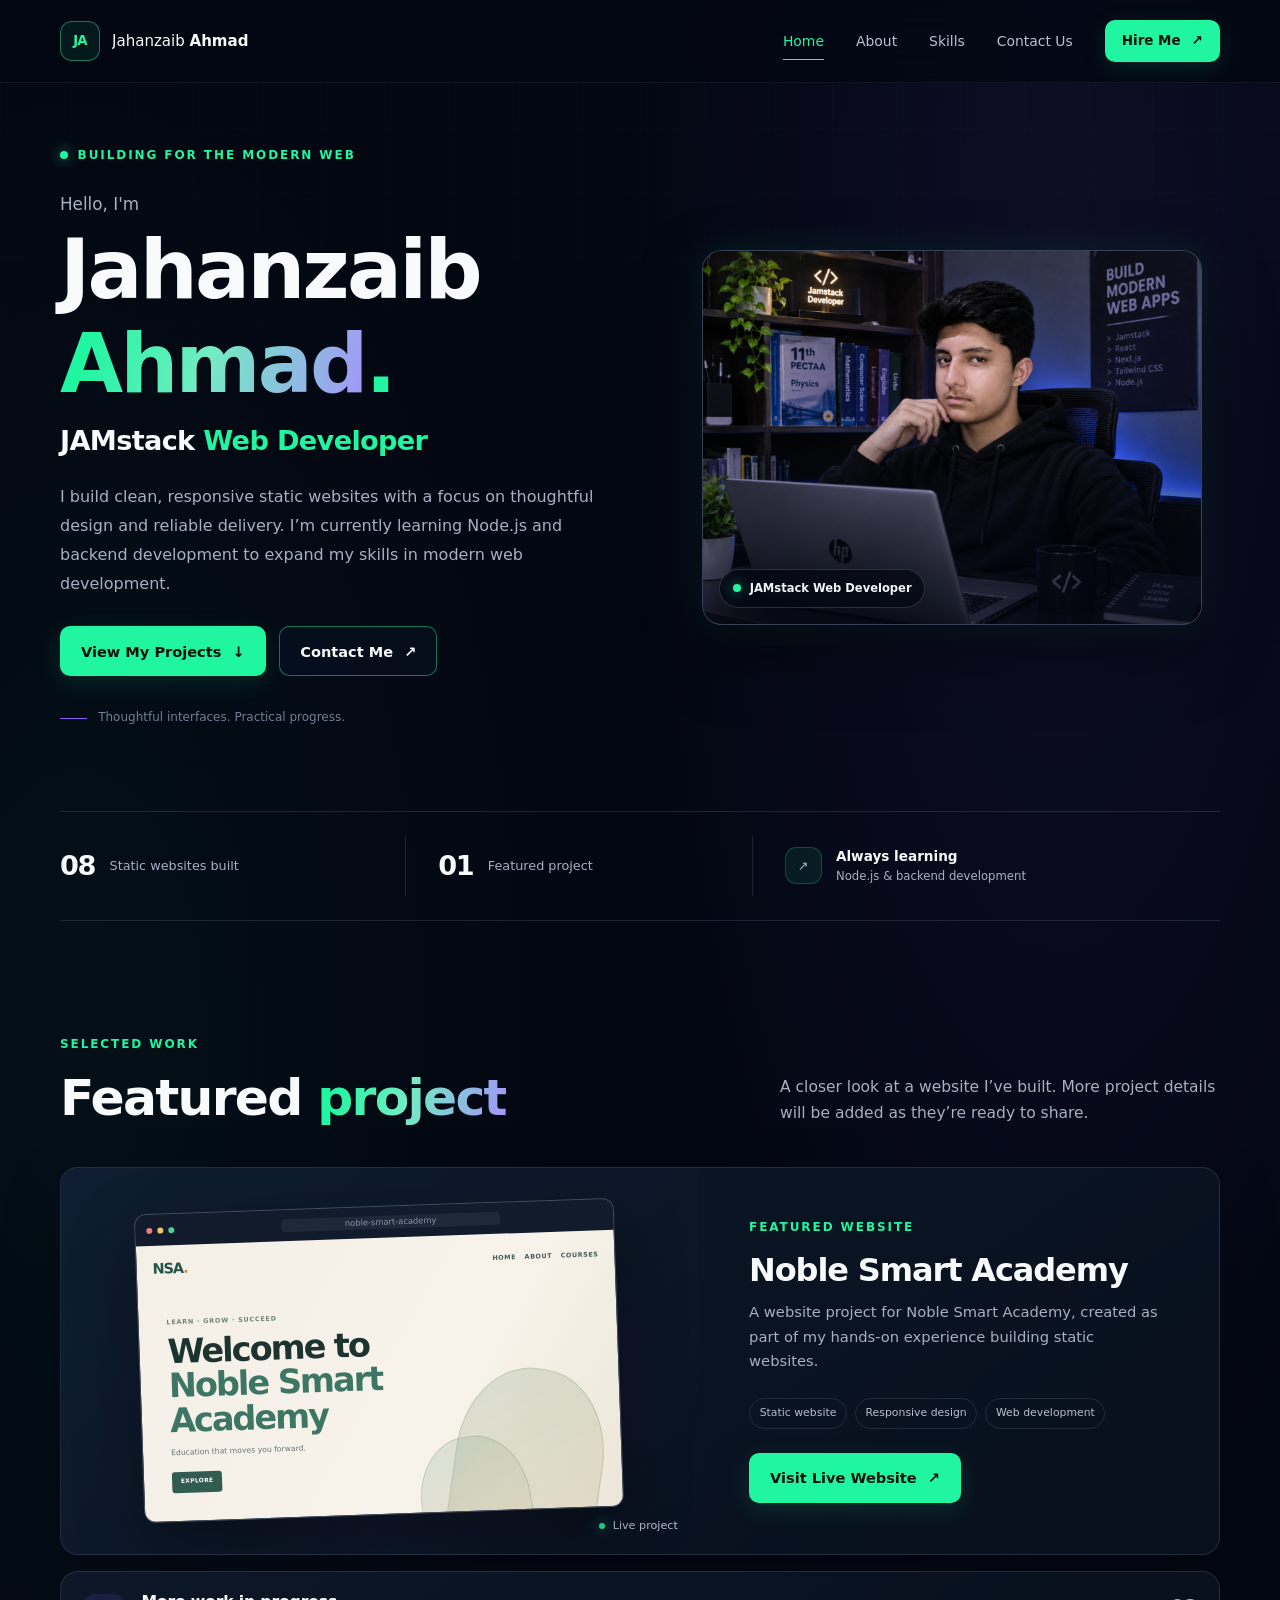
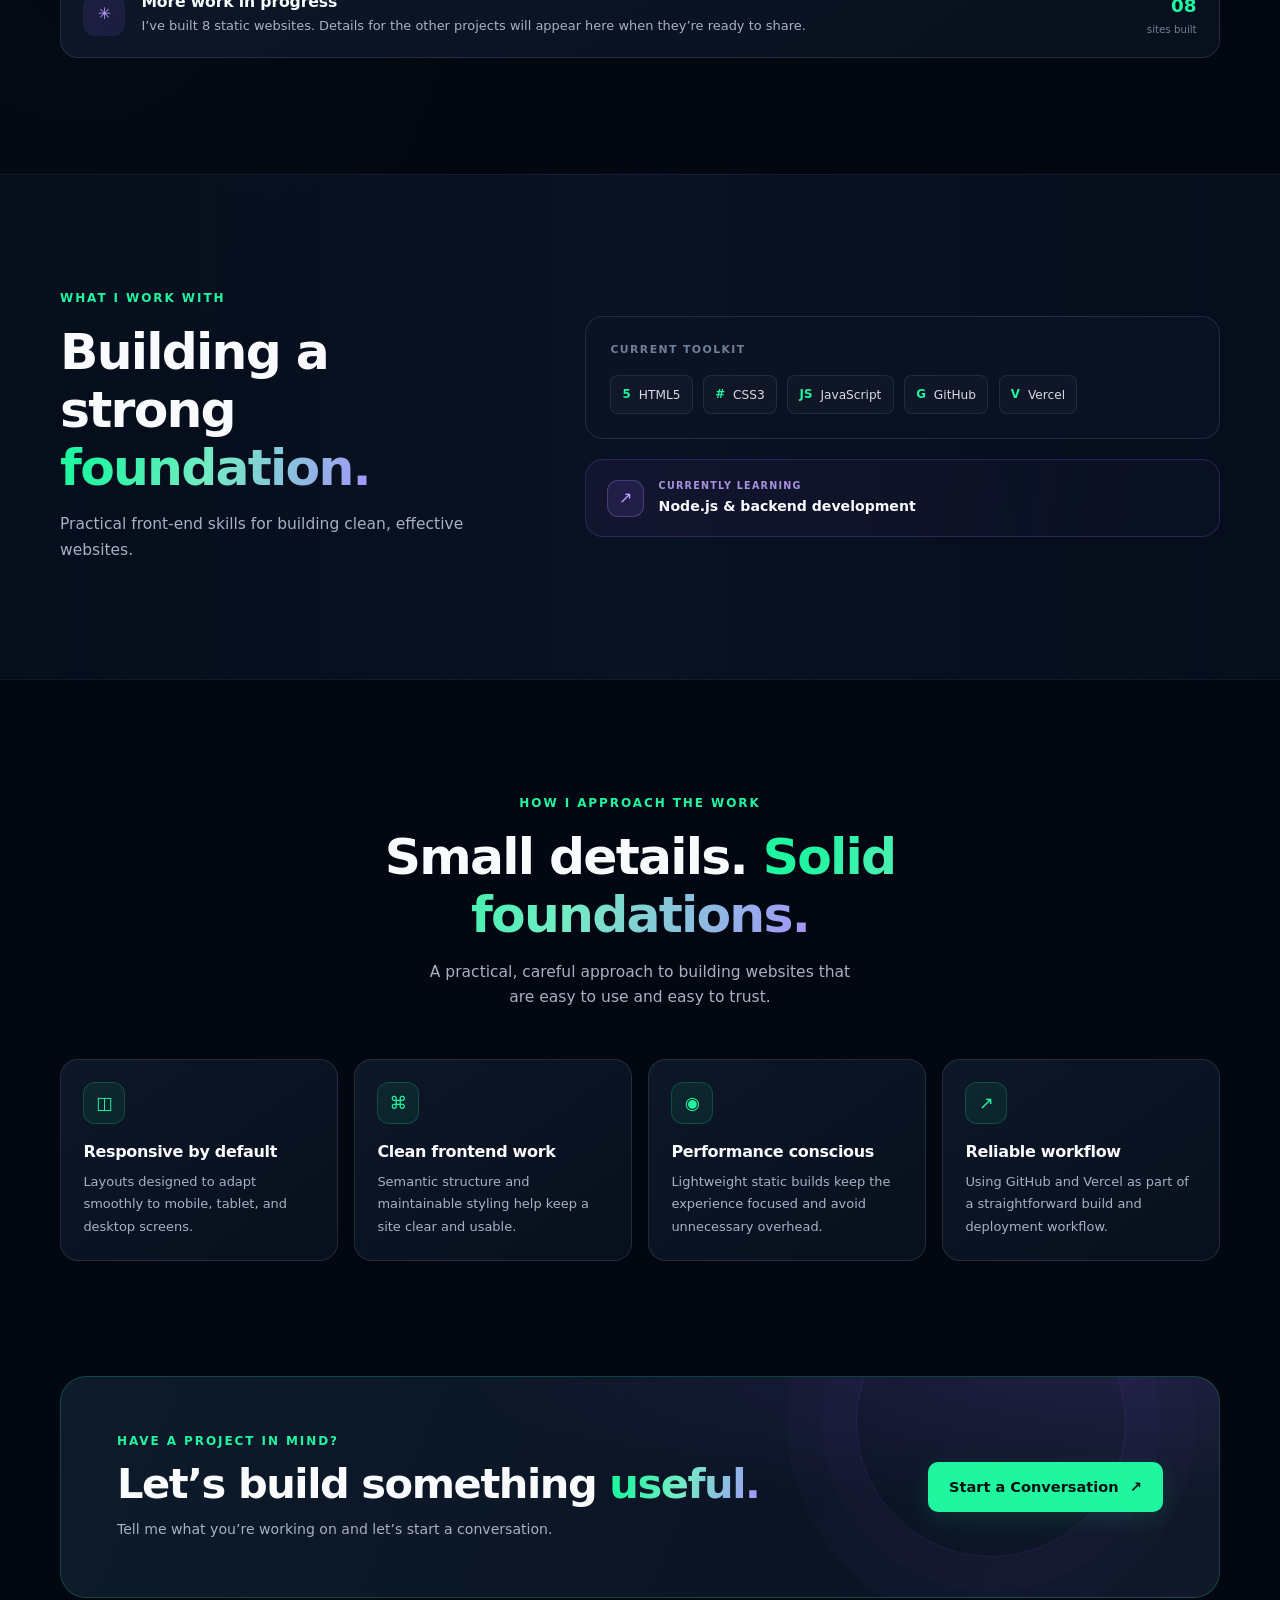
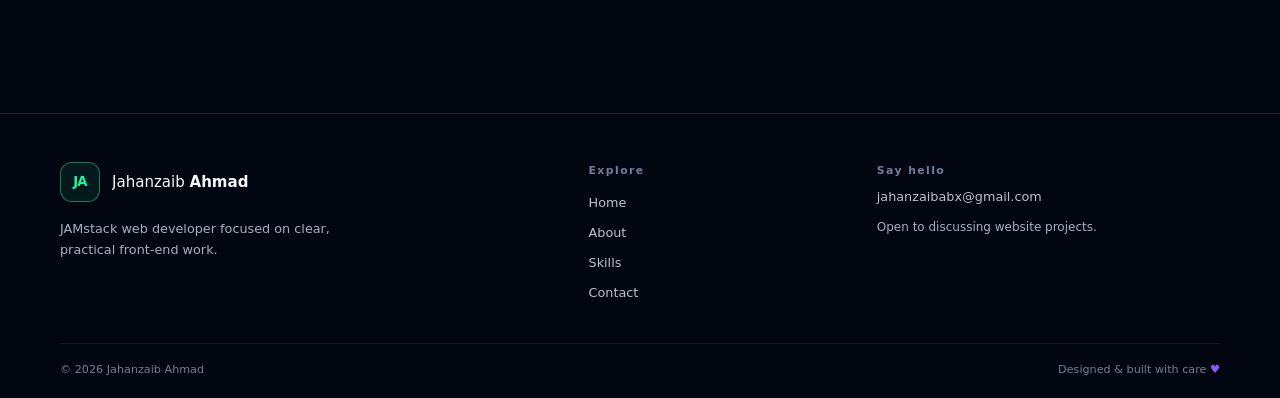
<file: index.html>
<!doctype html>
<html lang="en">
<head>
  <meta charset="utf-8">
  <meta name="viewport" content="width=device-width, initial-scale=1">
  <meta name="description" content="Jahanzaib Ahmad is a JAMstack web developer building responsive static websites and learning Node.js and backend development.">
  <meta name="theme-color" content="#030712"> <meta name="google-site-verification" content="xlSPmUV1JOk2fjiD3Kyhl_ovh9v1IImn-5_OEenf-YY" />
  <title>Jahanzaib Ahmad | JAMstack Web Developer</title>
  <link rel="stylesheet" href="./style.css">
  <script src="./script.js" defer></script>
</head>
<body data-page="home">
  <a class="skip-link" href="#main">Skip to content</a>
  <header class="site-header">
    <nav class="nav container" aria-label="Main navigation">
      <a class="brand" href="./index.html" aria-label="Jahanzaib Ahmad home">
        <span class="brand-mark" aria-hidden="true">JA</span>
        <span class="brand-name">Jahanzaib <strong>Ahmad</strong></span>
      </a>
      <button class="menu-toggle" type="button" aria-label="Open navigation menu" aria-expanded="false" aria-controls="primary-navigation">
        <span></span><span></span><span></span>
      </button>
      <div class="nav-links" id="primary-navigation">
        <a href="./index.html" aria-current="page">Home</a>
        <a href="./about.html">About</a>
        <a href="./skills.html">Skills</a>
        <a href="./contact.html">Contact Us</a>
        <a class="button button-small button-primary nav-cta" href="./contact.html">Hire Me <span aria-hidden="true">↗</span></a>
      </div>
    </nav>
  </header>

  <main id="main">
    <section class="hero container">
      <div class="hero-copy">
        <p class="eyebrow"><span class="status-dot"></span> Building for the modern web</p>
        <p class="hero-greeting">Hello, I'm</p>
        <h1>Jahanzaib <span class="text-gradient">Ahmad</span><span class="heading-period">.</span></h1>
        <p class="hero-role">JAMstack <span>Web Developer</span></p>
        <p class="hero-description">I build clean, responsive static websites with a focus on thoughtful design and reliable delivery. I’m currently learning Node.js and backend development to expand my skills in modern web development.</p>
        <div class="button-row">
          <a class="button button-primary" href="#projects">View My Projects <span aria-hidden="true">↓</span></a>
          <a class="button button-secondary" href="./contact.html">Contact Me <span aria-hidden="true">↗</span></a>
        </div>
        <div class="hero-note"><span class="note-line"></span><span>Thoughtful interfaces. Practical progress.</span></div>
      </div>
      <figure class="hero-art">
        <div class="art-orbit orbit-one"></div><div class="art-orbit orbit-two"></div>
        <div class="art-glow"></div>
        <div class="photo-frame">
          <img class="profile-photo" src="file_0000000012608211b84fbf3a09c91563.png" alt="Jahanzaib Ahmad working at his computer in a web development workspace" width="1024" height="768" fetchpriority="high">
          <figcaption class="photo-caption"><span class="status-dot"></span> JAMstack Web Developer</figcaption>
        </div>
      </figure>
    </section>

    <section class="stats container" aria-label="At a glance">
      <div class="stat"><strong>08</strong><span>Static websites built</span></div>
      <div class="stat"><strong>01</strong><span>Featured project</span></div>
      <div class="stat stat-learning"><span class="learning-mark" aria-hidden="true">↗</span><span><strong>Always learning</strong><small>Node.js &amp; backend development</small></span></div>
    </section>

    <section class="section container" id="projects">
      <div class="section-heading">
        <div><p class="eyebrow">Selected work</p><h2>Featured <span class="text-gradient">project</span></h2></div>
        <p class="section-intro">A closer look at a website I’ve built. More project details will be added as they’re ready to share.</p>
      </div>
      <article class="project-feature card">
        <div class="project-visual">
          <div class="project-browser">
            <div class="browser-top"><span></span><span></span><span></span><i>noble-smart-academy</i></div>
            <div class="academy-preview">
              <div class="academy-nav"><b>NSA<span>.</span></b><span>HOME&nbsp;&nbsp; ABOUT&nbsp;&nbsp; COURSES</span><b class="academy-menu">☰</b></div>
              <div class="academy-content"><span>LEARN · GROW · SUCCEED</span><b>Welcome to<br><em>Noble Smart Academy</em></b><i>Education that moves you forward.</i><span class="academy-button">EXPLORE</span></div>
              <div class="academy-shape shape-a"></div><div class="academy-shape shape-b"></div>
            </div>
          </div>
          <span class="visual-caption"><span class="status-dot"></span> Live project</span>
        </div>
        <div class="project-info">
          <p class="eyebrow">Featured website</p>
          <h3>Noble Smart Academy</h3>
          <p>A website project for Noble Smart Academy, created as part of my hands-on experience building static websites.</p>
          <div class="tag-list"><span>Static website</span><span>Responsive design</span><span>Web development</span></div>
          <a class="button button-primary" href="https://noble-smart-academy-by-asim.vercel.app/" target="_blank" rel="noopener noreferrer">Visit Live Website <span aria-hidden="true">↗</span></a>
        </div>
      </article>
      <div class="more-projects card">
        <div class="more-icon" aria-hidden="true">✳</div>
        <div><h3>More work in progress</h3><p>I’ve built 8 static websites. Details for the other projects will appear here when they’re ready to share.</p></div>
        <span class="more-count">08 <small>sites built</small></span>
      </div>
    </section>

    <section class="section section-tinted">
      <div class="container split-section">
        <div class="section-heading vertical-heading"><p class="eyebrow">What I work with</p><h2>Building a strong <span class="text-gradient">foundation.</span></h2><p class="section-intro">Practical front-end skills for building clean, effective websites.</p></div>
        <div class="skill-preview">
          <div class="skill-group"><span class="skill-group-label">CURRENT TOOLKIT</span><div class="skill-badges"><span class="skill-badge"><b>5</b> HTML5</span><span class="skill-badge"><b>#</b> CSS3</span><span class="skill-badge"><b>JS</b> JavaScript</span><span class="skill-badge"><b>G</b> GitHub</span><span class="skill-badge"><b>V</b> Vercel</span></div></div>
          <div class="learning-card"><span class="learning-mark" aria-hidden="true">↗</span><div><span class="skill-group-label">CURRENTLY LEARNING</span><strong>Node.js &amp; backend development</strong></div></div>
        </div>
      </div>
    </section>

    <section class="section container">
      <div class="center-heading"><p class="eyebrow">How I approach the work</p><h2>Small details. <span class="text-gradient">Solid foundations.</span></h2><p class="section-intro">A practical, careful approach to building websites that are easy to use and easy to trust.</p></div>
      <div class="feature-grid">
        <article class="feature-card card"><span class="feature-icon">◫</span><h3>Responsive by default</h3><p>Layouts designed to adapt smoothly to mobile, tablet, and desktop screens.</p></article>
        <article class="feature-card card"><span class="feature-icon">⌘</span><h3>Clean frontend work</h3><p>Semantic structure and maintainable styling help keep a site clear and usable.</p></article>
        <article class="feature-card card"><span class="feature-icon">◉</span><h3>Performance conscious</h3><p>Lightweight static builds keep the experience focused and avoid unnecessary overhead.</p></article>
        <article class="feature-card card"><span class="feature-icon">↗</span><h3>Reliable workflow</h3><p>Using GitHub and Vercel as part of a straightforward build and deployment workflow.</p></article>
      </div>
    </section>

    <section class="cta-band container">
      <div><p class="eyebrow">Have a project in mind?</p><h2>Let’s build something <span class="text-gradient">useful.</span></h2><p>Tell me what you’re working on and let’s start a conversation.</p></div>
      <a class="button button-primary" href="./contact.html">Start a Conversation <span aria-hidden="true">↗</span></a>
      <span class="cta-decoration" aria-hidden="true"></span>
    </section>
  </main>

  <footer class="site-footer">
    <div class="container footer-main">
      <div class="footer-brand"><a class="brand" href="./index.html"><span class="brand-mark" aria-hidden="true">JA</span><span class="brand-name">Jahanzaib <strong>Ahmad</strong></span></a><p>JAMstack web developer focused on clear, practical front-end work.</p></div>
      <div class="footer-nav"><span class="footer-label">Explore</span><a href="./index.html">Home</a><a href="./about.html">About</a><a href="./skills.html">Skills</a><a href="./contact.html">Contact</a></div>
      <div class="footer-contact"><span class="footer-label">Say hello</span><a href="mailto:jahanzaibabx@gmail.com">jahanzaibabx@gmail.com</a><p>Open to discussing website projects.</p></div>
    </div>
    <div class="container footer-bottom"><span>© <span data-year></span> Jahanzaib Ahmad</span><span>Designed &amp; built with care <span class="footer-heart" aria-hidden="true">♥</span></span></div>
  </footer>
</body>
</html>
</file>
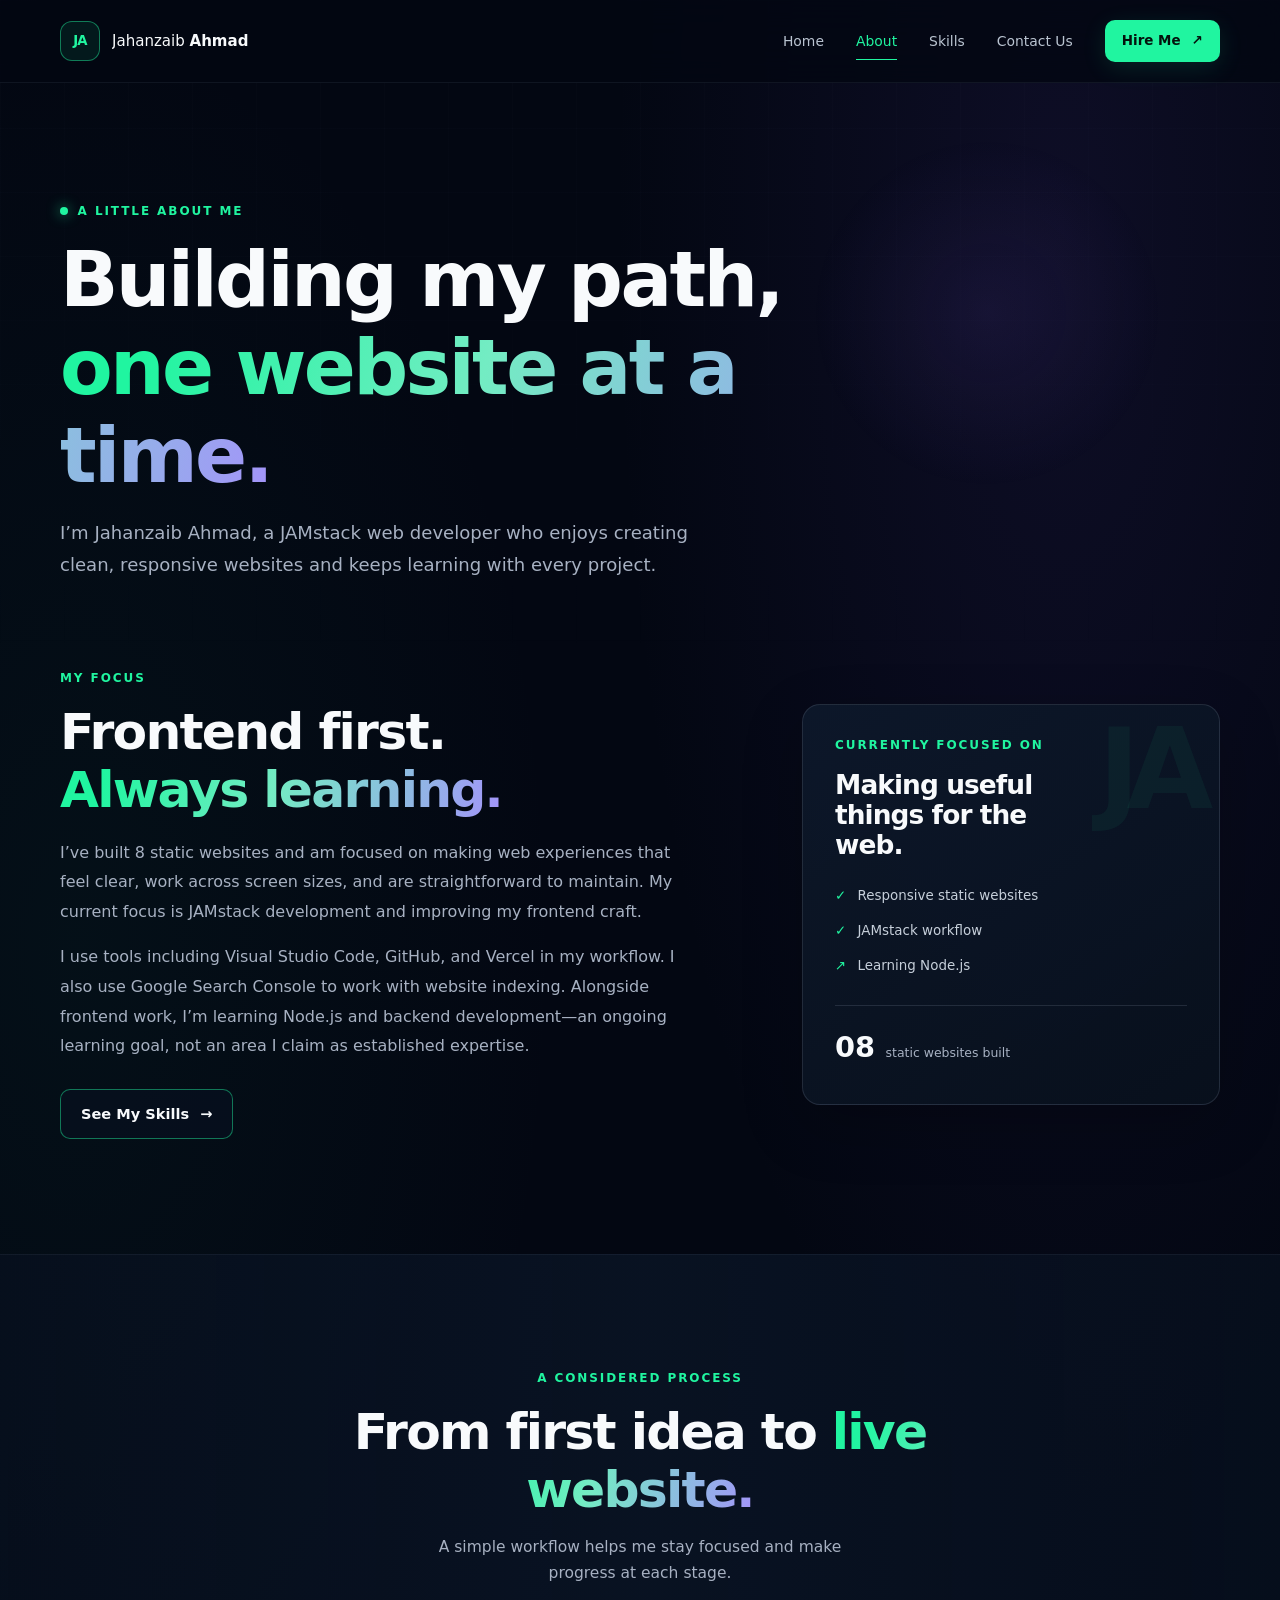
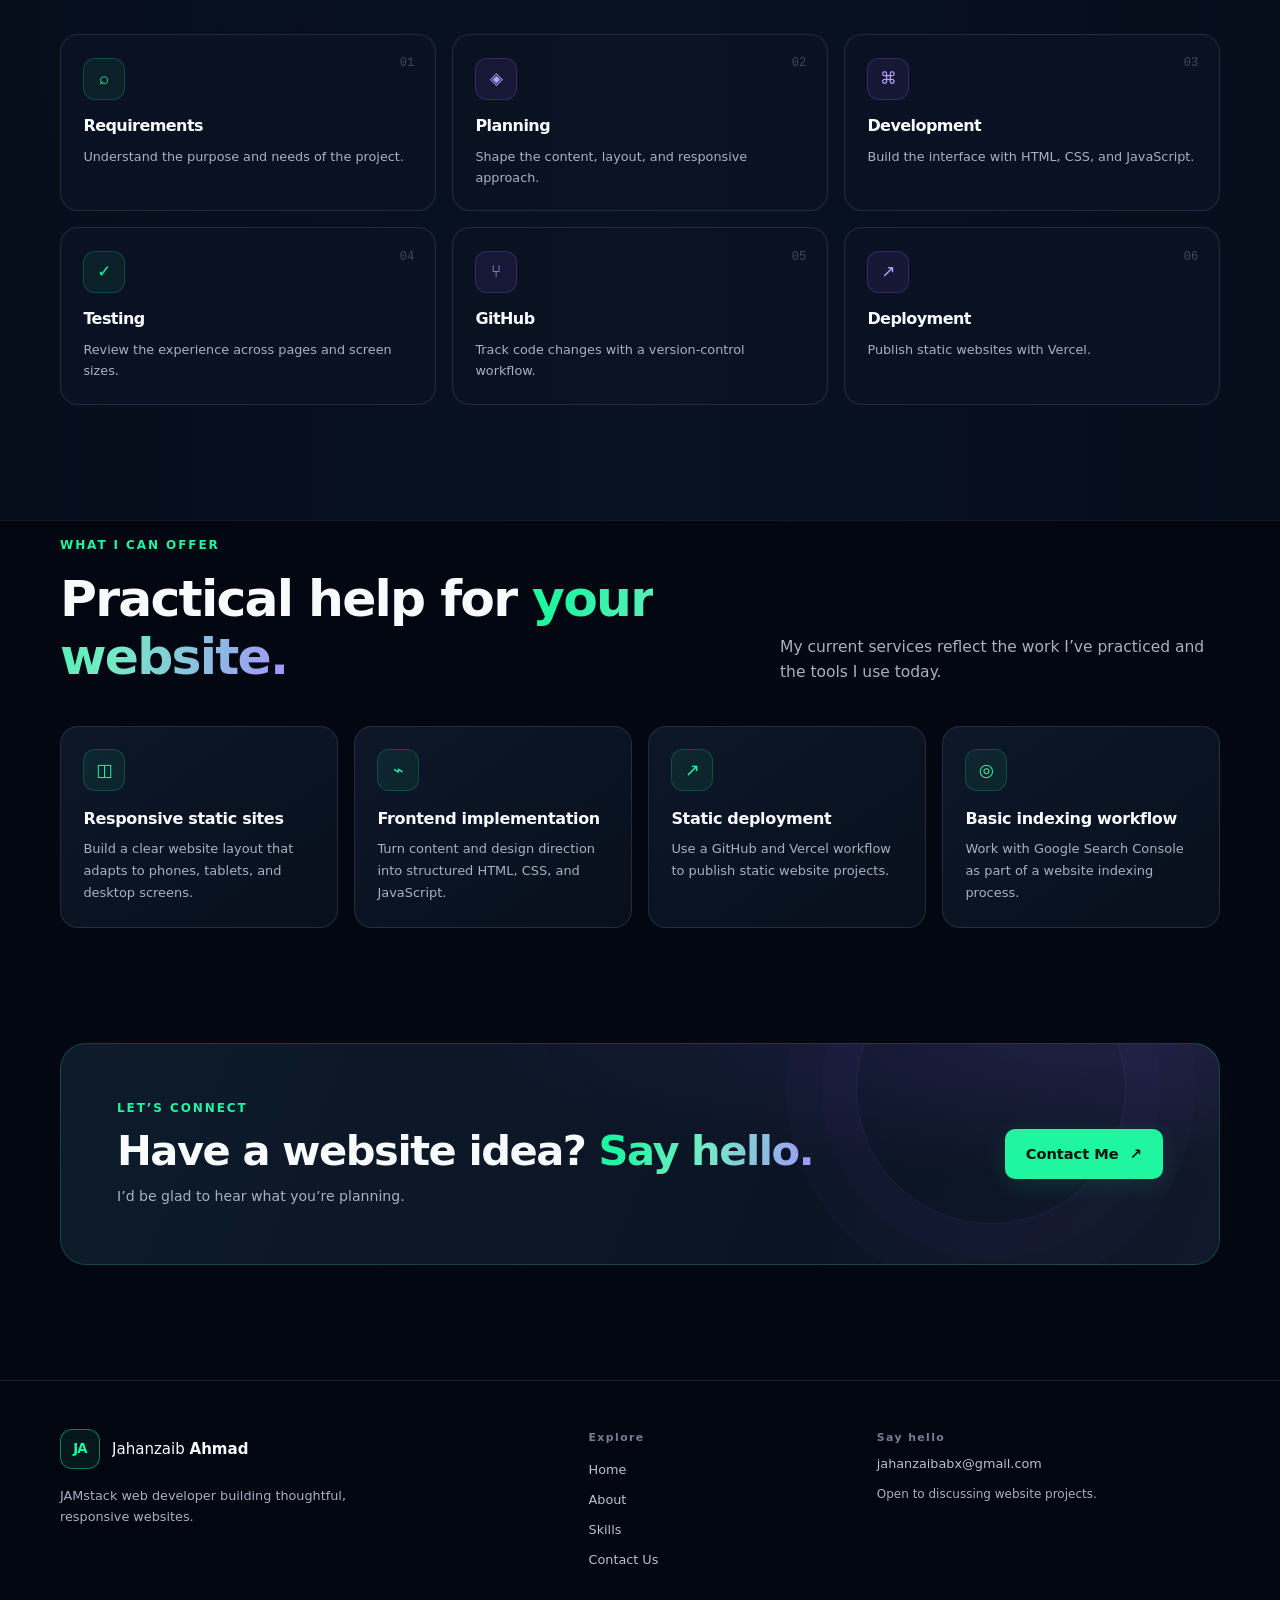
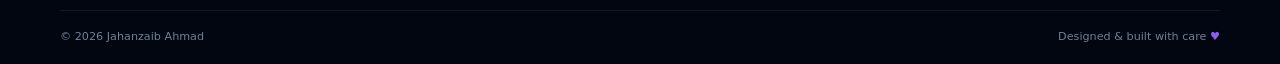
<file: about.html>
<!doctype html>
<html lang="en">
<head>
  <meta charset="utf-8">
  <meta name="viewport" content="width=device-width, initial-scale=1">
  <meta name="description" content="Meet Jahanzaib Ahmad, a JAMstack web developer focused on responsive static websites and learning backend development.">
  <meta name="theme-color" content="#030712">
  <title>About | Jahanzaib Ahmad</title>
  <link rel="stylesheet" href="./style.css">
  <script src="./script.js" defer></script>
</head>
<body data-page="about">
  <a class="skip-link" href="#main">Skip to content</a>
  <header class="site-header"><nav class="nav container" aria-label="Main navigation">
    <a class="brand" href="./index.html" aria-label="Jahanzaib Ahmad home"><span class="brand-mark" aria-hidden="true">JA</span><span class="brand-name">Jahanzaib <strong>Ahmad</strong></span></a>
    <button class="menu-toggle" type="button" aria-label="Open navigation menu" aria-expanded="false" aria-controls="primary-navigation"><span></span><span></span><span></span></button>
    <div class="nav-links" id="primary-navigation"><a href="./index.html">Home</a><a href="./about.html" aria-current="page">About</a><a href="./skills.html">Skills</a><a href="./contact.html">Contact Us</a><a class="button button-small button-primary nav-cta" href="./contact.html">Hire Me <span aria-hidden="true">↗</span></a></div>
  </nav></header>
  <main id="main">
    <section class="page-hero container"><p class="eyebrow"><span class="status-dot"></span> A little about me</p><h1>Building my path, <span class="text-gradient">one website at a time.</span></h1><p class="page-lead">I’m Jahanzaib Ahmad, a JAMstack web developer who enjoys creating clean, responsive websites and keeps learning with every project.</p></section>
    <section class="section container about-intro">
      <div class="about-copy"><p class="eyebrow">My focus</p><h2>Frontend first.<br><span class="text-gradient">Always learning.</span></h2><p>I’ve built 8 static websites and am focused on making web experiences that feel clear, work across screen sizes, and are straightforward to maintain. My current focus is JAMstack development and improving my frontend craft.</p><p>I use tools including Visual Studio Code, GitHub, and Vercel in my workflow. I also use Google Search Console to work with website indexing. Alongside frontend work, I’m learning Node.js and backend development—an ongoing learning goal, not an area I claim as established expertise.</p><a class="button button-secondary" href="./skills.html">See My Skills <span aria-hidden="true">→</span></a></div>
      <aside class="about-card card"><span class="about-card-mark" aria-hidden="true">JA</span><p class="eyebrow">Currently focused on</p><h3>Making useful things for the web.</h3><ul class="check-list"><li><span>✓</span> Responsive static websites</li><li><span>✓</span> JAMstack workflow</li><li><span>↗</span> Learning Node.js</li></ul><div class="about-count"><strong>08</strong><span>static websites built</span></div></aside>
    </section>
    <section class="section section-tinted">
      <div class="container"><div class="center-heading"><p class="eyebrow">A considered process</p><h2>From first idea to <span class="text-gradient">live website.</span></h2><p class="section-intro">A simple workflow helps me stay focused and make progress at each stage.</p></div>
        <ol class="workflow">
          <li class="workflow-step"><span class="workflow-number">01</span><span class="workflow-icon">⌕</span><h3>Requirements</h3><p>Understand the purpose and needs of the project.</p></li>
          <li class="workflow-step"><span class="workflow-number">02</span><span class="workflow-icon">◈</span><h3>Planning</h3><p>Shape the content, layout, and responsive approach.</p></li>
          <li class="workflow-step"><span class="workflow-number">03</span><span class="workflow-icon">⌘</span><h3>Development</h3><p>Build the interface with HTML, CSS, and JavaScript.</p></li>
          <li class="workflow-step"><span class="workflow-number">04</span><span class="workflow-icon">✓</span><h3>Testing</h3><p>Review the experience across pages and screen sizes.</p></li>
          <li class="workflow-step"><span class="workflow-number">05</span><span class="workflow-icon">⑂</span><h3>GitHub</h3><p>Track code changes with a version-control workflow.</p></li>
          <li class="workflow-step"><span class="workflow-number">06</span><span class="workflow-icon">↗</span><h3>Deployment</h3><p>Publish static websites with Vercel.</p></li>
        </ol>
      </div>
    </section>
    <section class="section container about-services">
      <div class="section-heading"><div><p class="eyebrow">What I can offer</p><h2>Practical help for <span class="text-gradient">your website.</span></h2></div><p class="section-intro">My current services reflect the work I’ve practiced and the tools I use today.</p></div>
      <div class="feature-grid">
        <article class="feature-card card"><span class="feature-icon">◫</span><h3>Responsive static sites</h3><p>Build a clear website layout that adapts to phones, tablets, and desktop screens.</p></article>
        <article class="feature-card card"><span class="feature-icon">⌁</span><h3>Frontend implementation</h3><p>Turn content and design direction into structured HTML, CSS, and JavaScript.</p></article>
        <article class="feature-card card"><span class="feature-icon">↗</span><h3>Static deployment</h3><p>Use a GitHub and Vercel workflow to publish static website projects.</p></article>
        <article class="feature-card card"><span class="feature-icon">◎</span><h3>Basic indexing workflow</h3><p>Work with Google Search Console as part of a website indexing process.</p></article>
      </div>
    </section>
    <section class="cta-band container"><div><p class="eyebrow">Let’s connect</p><h2>Have a website idea? <span class="text-gradient">Say hello.</span></h2><p>I’d be glad to hear what you’re planning.</p></div><a class="button button-primary" href="./contact.html">Contact Me <span aria-hidden="true">↗</span></a><span class="cta-decoration" aria-hidden="true"></span></section>
  </main>
  <footer class="site-footer"><div class="container footer-main"><div class="footer-brand"><a class="brand" href="./index.html"><span class="brand-mark" aria-hidden="true">JA</span><span class="brand-name">Jahanzaib <strong>Ahmad</strong></span></a><p>JAMstack web developer building thoughtful, responsive websites.</p></div><div class="footer-nav"><span class="footer-label">Explore</span><a href="./index.html">Home</a><a href="./about.html">About</a><a href="./skills.html">Skills</a><a href="./contact.html">Contact Us</a></div><div class="footer-contact"><span class="footer-label">Say hello</span><a href="mailto:jahanzaibabx@gmail.com">jahanzaibabx@gmail.com</a><p>Open to discussing website projects.</p></div></div><div class="container footer-bottom"><span>© <span data-year></span> Jahanzaib Ahmad</span><span>Designed &amp; built with care <span class="footer-heart" aria-hidden="true">♥</span></span></div></footer>
</body>
</html>
</file>
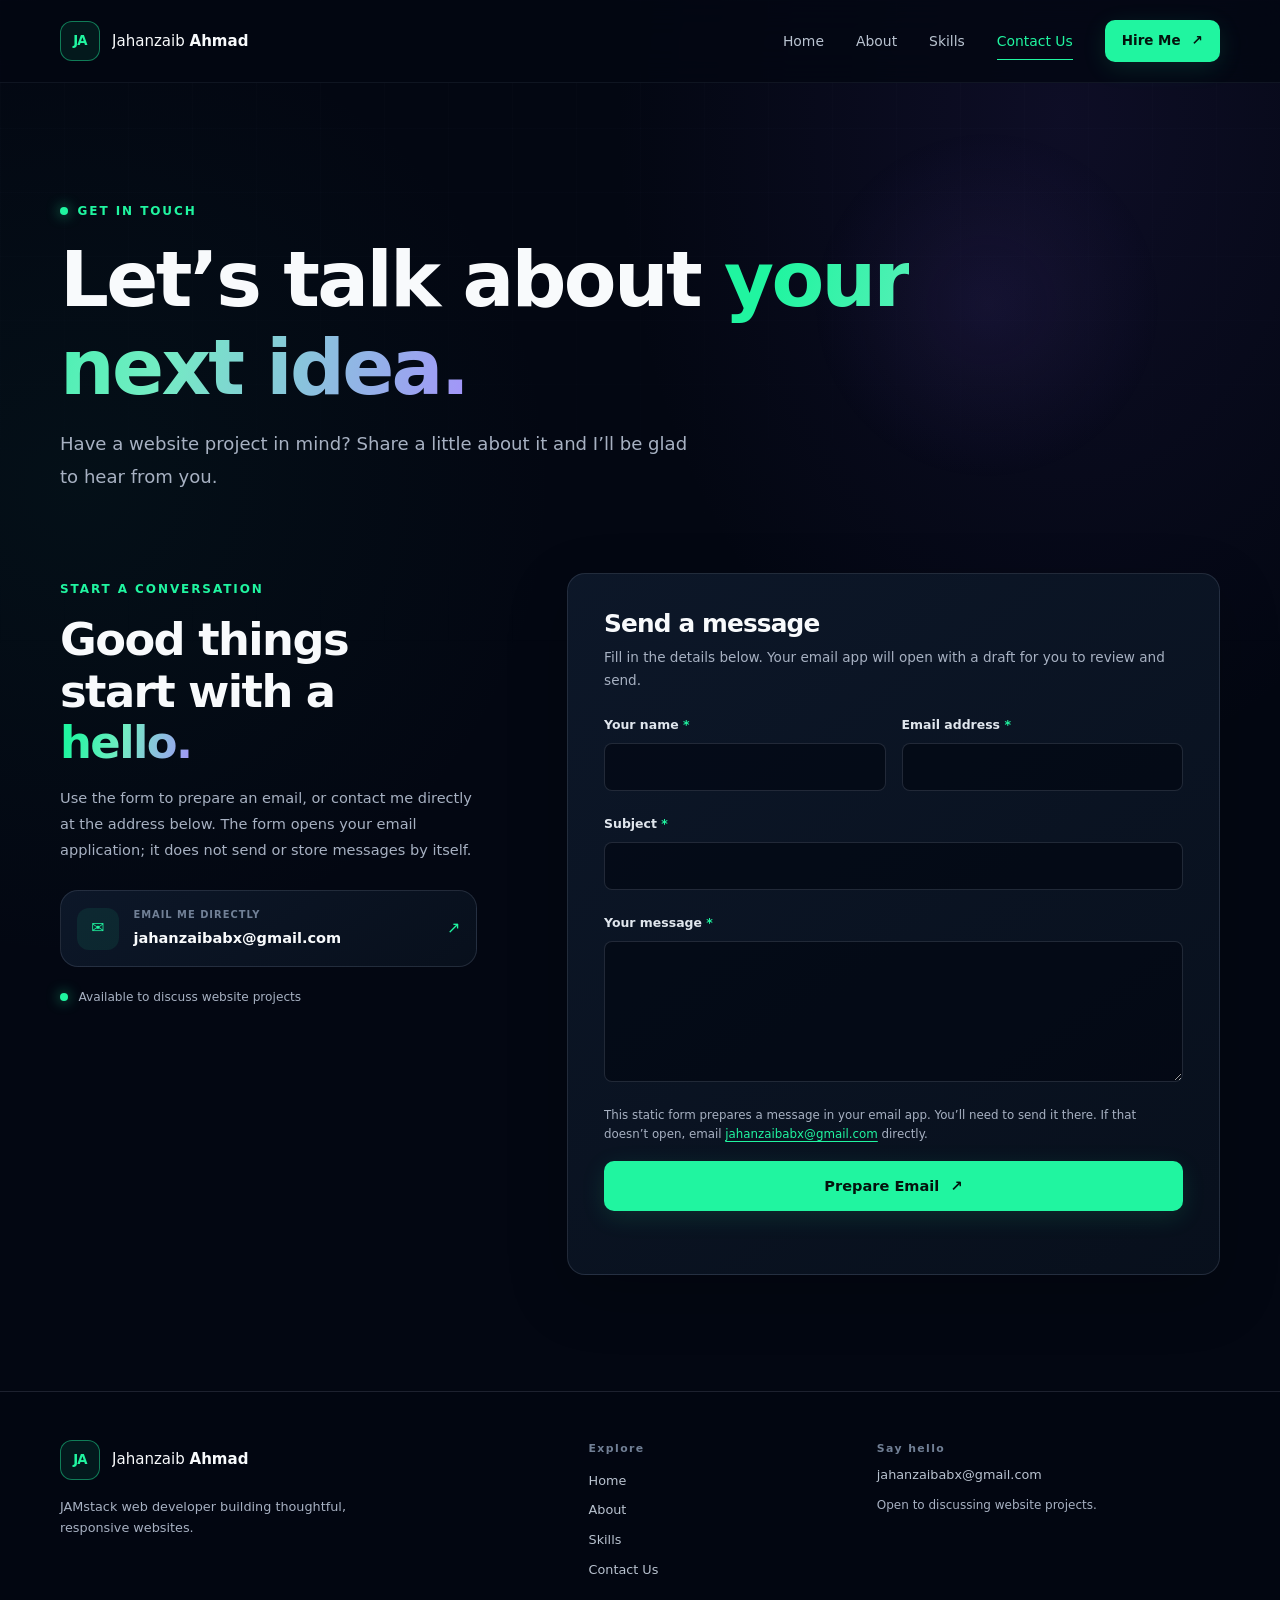
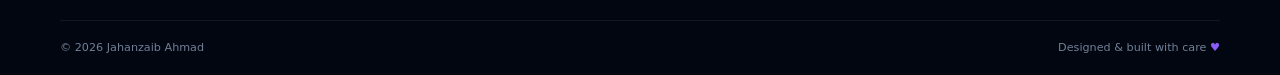
<file: contact.html>
<!doctype html>
<html lang="en">
<head>
  <meta charset="utf-8">
  <meta name="viewport" content="width=device-width, initial-scale=1">
  <meta name="description" content="Contact Jahanzaib Ahmad to discuss a responsive static website project.">
  <meta name="theme-color" content="#030712">
  <title>Contact | Jahanzaib Ahmad</title>
  <link rel="stylesheet" href="./style.css">
  <script src="./script.js" defer></script>
</head>
<body data-page="contact">
  <a class="skip-link" href="#main">Skip to content</a>
  <header class="site-header"><nav class="nav container" aria-label="Main navigation">
    <a class="brand" href="./index.html" aria-label="Jahanzaib Ahmad home"><span class="brand-mark" aria-hidden="true">JA</span><span class="brand-name">Jahanzaib <strong>Ahmad</strong></span></a>
    <button class="menu-toggle" type="button" aria-label="Open navigation menu" aria-expanded="false" aria-controls="primary-navigation"><span></span><span></span><span></span></button>
    <div class="nav-links" id="primary-navigation"><a href="./index.html">Home</a><a href="./about.html">About</a><a href="./skills.html">Skills</a><a href="./contact.html" aria-current="page">Contact Us</a><a class="button button-small button-primary nav-cta" href="./contact.html">Hire Me <span aria-hidden="true">↗</span></a></div>
  </nav></header>
  <main id="main">
    <section class="page-hero container"><p class="eyebrow"><span class="status-dot"></span> Get in touch</p><h1>Let’s talk about <span class="text-gradient">your next idea.</span></h1><p class="page-lead">Have a website project in mind? Share a little about it and I’ll be glad to hear from you.</p></section>
    <section class="section container contact-layout">
      <aside class="contact-aside">
        <p class="eyebrow">Start a conversation</p><h2>Good things start with a <span class="text-gradient">hello.</span></h2><p>Use the form to prepare an email, or contact me directly at the address below. The form opens your email application; it does not send or store messages by itself.</p>
        <a class="email-card card" href="mailto:jahanzaibabx@gmail.com"><span class="email-icon" aria-hidden="true">✉</span><span><small>EMAIL ME DIRECTLY</small><strong>jahanzaibabx@gmail.com</strong></span><span class="email-arrow" aria-hidden="true">↗</span></a>
        <div class="contact-note"><span class="status-dot"></span><span>Available to discuss website projects</span></div>
      </aside>
      <div class="contact-form-wrap card">
        <h2>Send a message</h2><p class="form-intro">Fill in the details below. Your email app will open with a draft for you to review and send.</p>
        <form id="contact-form" novalidate>
          <div class="form-row">
            <div class="form-field"><label for="name">Your name <span aria-hidden="true">*</span></label><input id="name" name="name" type="text" autocomplete="name" required minlength="2" aria-describedby="name-error"><small class="field-error" id="name-error"></small></div>
            <div class="form-field"><label for="email">Email address <span aria-hidden="true">*</span></label><input id="email" name="email" type="email" autocomplete="email" required aria-describedby="email-error"><small class="field-error" id="email-error"></small></div>
          </div>
          <div class="form-field"><label for="subject">Subject <span aria-hidden="true">*</span></label><input id="subject" name="subject" type="text" required minlength="3" aria-describedby="subject-error"><small class="field-error" id="subject-error"></small></div>
          <div class="form-field"><label for="message">Your message <span aria-hidden="true">*</span></label><textarea id="message" name="message" rows="5" required minlength="10" aria-describedby="message-error"></textarea><small class="field-error" id="message-error"></small></div>
          <p class="form-disclaimer">This static form prepares a message in your email app. You’ll need to send it there. If that doesn’t open, email <a href="mailto:jahanzaibabx@gmail.com">jahanzaibabx@gmail.com</a> directly.</p>
          <button class="button button-primary submit-button" type="submit">Prepare Email <span aria-hidden="true">↗</span></button>
          <p class="form-status" id="form-status" role="status" aria-live="polite"></p>
        </form>
      </div>
    </section>
  </main>
  <footer class="site-footer"><div class="container footer-main"><div class="footer-brand"><a class="brand" href="./index.html"><span class="brand-mark" aria-hidden="true">JA</span><span class="brand-name">Jahanzaib <strong>Ahmad</strong></span></a><p>JAMstack web developer building thoughtful, responsive websites.</p></div><div class="footer-nav"><span class="footer-label">Explore</span><a href="./index.html">Home</a><a href="./about.html">About</a><a href="./skills.html">Skills</a><a href="./contact.html">Contact Us</a></div><div class="footer-contact"><span class="footer-label">Say hello</span><a href="mailto:jahanzaibabx@gmail.com">jahanzaibabx@gmail.com</a><p>Open to discussing website projects.</p></div></div><div class="container footer-bottom"><span>© <span data-year></span> Jahanzaib Ahmad</span><span>Designed &amp; built with care <span class="footer-heart" aria-hidden="true">♥</span></span></div></footer>
</body>
</html>
</file>
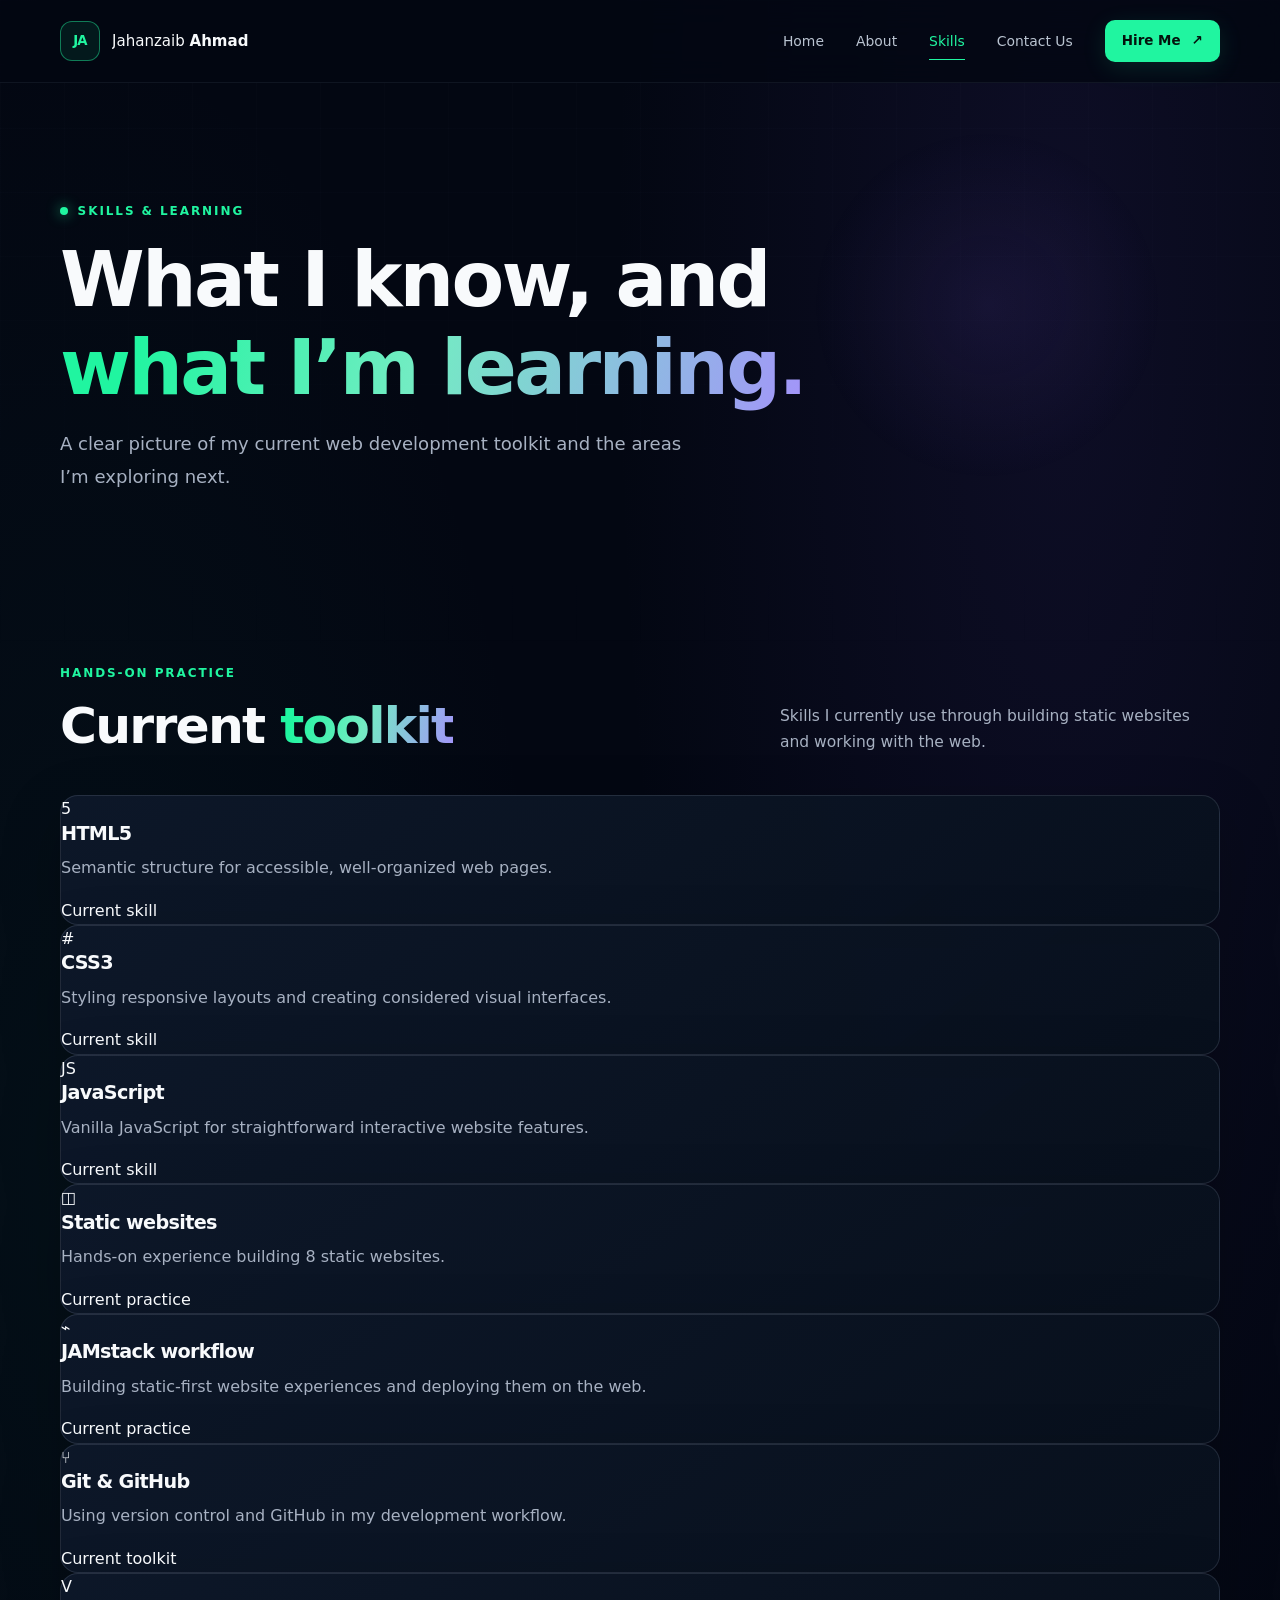
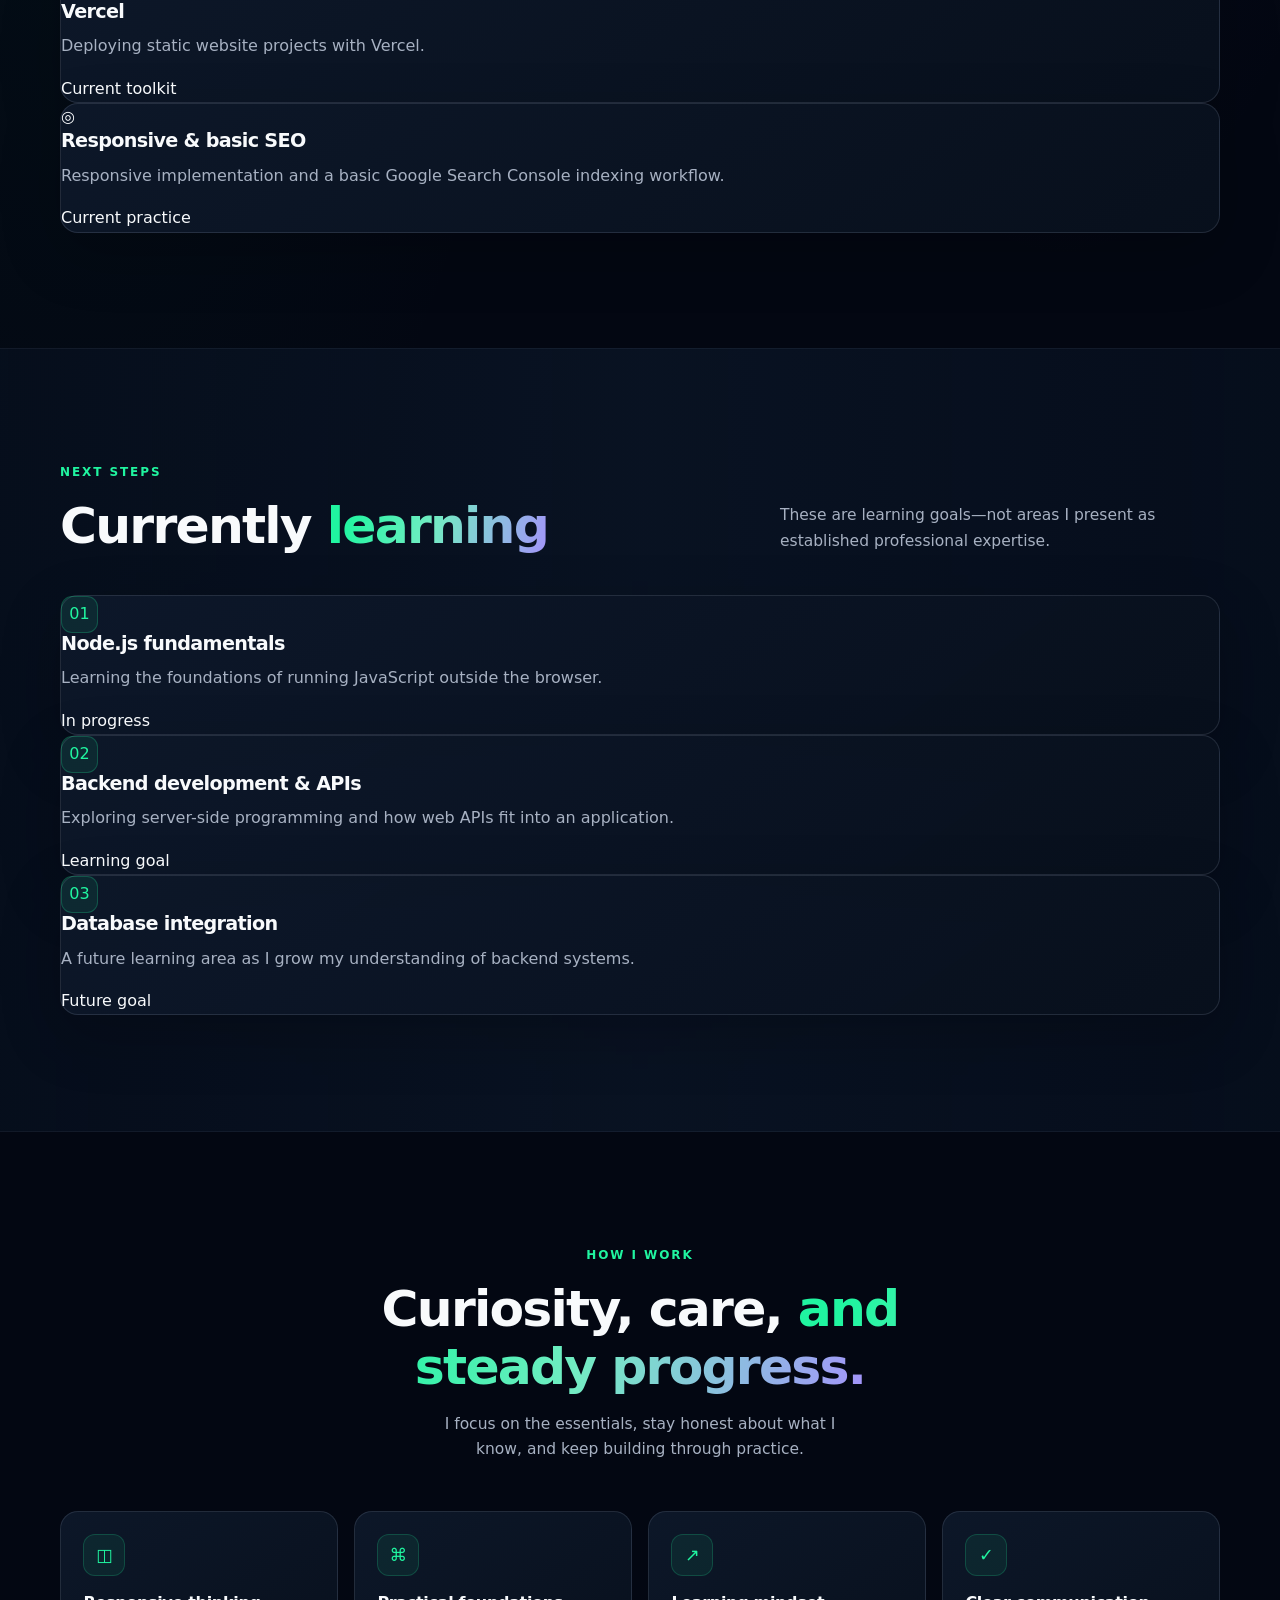
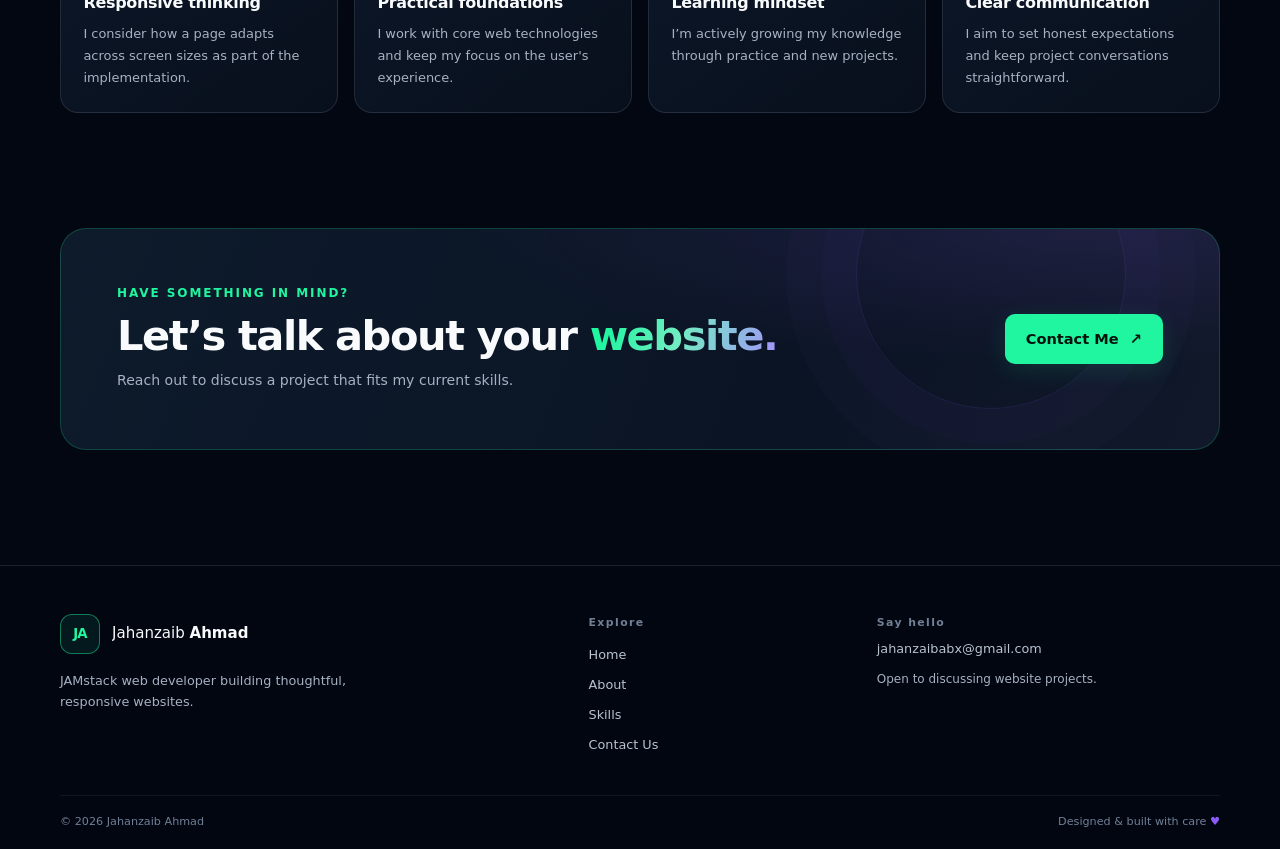
<file: skills.html>
<!doctype html>
<html lang="en">
<head>
  <meta charset="utf-8">
  <meta name="viewport" content="width=device-width, initial-scale=1">
  <meta name="description" content="Explore Jahanzaib Ahmad's current web development skills and learning goals in frontend, JAMstack, deployment, and backend development.">
  <meta name="theme-color" content="#030712">
  <title>Skills | Jahanzaib Ahmad</title>
  <link rel="stylesheet" href="./style.css">
  <script src="./script.js" defer></script>
</head>
<body data-page="skills">
  <a class="skip-link" href="#main">Skip to content</a>
  <header class="site-header"><nav class="nav container" aria-label="Main navigation">
    <a class="brand" href="./index.html" aria-label="Jahanzaib Ahmad home"><span class="brand-mark" aria-hidden="true">JA</span><span class="brand-name">Jahanzaib <strong>Ahmad</strong></span></a>
    <button class="menu-toggle" type="button" aria-label="Open navigation menu" aria-expanded="false" aria-controls="primary-navigation"><span></span><span></span><span></span></button>
    <div class="nav-links" id="primary-navigation"><a href="./index.html">Home</a><a href="./about.html">About</a><a href="./skills.html" aria-current="page">Skills</a><a href="./contact.html">Contact Us</a><a class="button button-small button-primary nav-cta" href="./contact.html">Hire Me <span aria-hidden="true">↗</span></a></div>
  </nav></header>
  <main id="main">
    <section class="page-hero container"><p class="eyebrow"><span class="status-dot"></span> Skills &amp; learning</p><h1>What I know, and <span class="text-gradient">what I’m learning.</span></h1><p class="page-lead">A clear picture of my current web development toolkit and the areas I’m exploring next.</p></section>
    <section class="section container skills-section">
      <div class="section-heading"><div><p class="eyebrow">Hands-on practice</p><h2>Current <span class="text-gradient">toolkit</span></h2></div><p class="section-intro">Skills I currently use through building static websites and working with the web.</p></div>
      <div class="skills-grid">
        <article class="skill-card card"><span class="skill-symbol">5</span><div><h3>HTML5</h3><p>Semantic structure for accessible, well-organized web pages.</p><span class="skill-state">Current skill</span></div></article>
        <article class="skill-card card"><span class="skill-symbol">#</span><div><h3>CSS3</h3><p>Styling responsive layouts and creating considered visual interfaces.</p><span class="skill-state">Current skill</span></div></article>
        <article class="skill-card card"><span class="skill-symbol">JS</span><div><h3>JavaScript</h3><p>Vanilla JavaScript for straightforward interactive website features.</p><span class="skill-state">Current skill</span></div></article>
        <article class="skill-card card"><span class="skill-symbol">◫</span><div><h3>Static websites</h3><p>Hands-on experience building 8 static websites.</p><span class="skill-state">Current practice</span></div></article>
        <article class="skill-card card"><span class="skill-symbol">⌁</span><div><h3>JAMstack workflow</h3><p>Building static-first website experiences and deploying them on the web.</p><span class="skill-state">Current practice</span></div></article>
        <article class="skill-card card"><span class="skill-symbol">⑂</span><div><h3>Git &amp; GitHub</h3><p>Using version control and GitHub in my development workflow.</p><span class="skill-state">Current toolkit</span></div></article>
        <article class="skill-card card"><span class="skill-symbol">V</span><div><h3>Vercel</h3><p>Deploying static website projects with Vercel.</p><span class="skill-state">Current toolkit</span></div></article>
        <article class="skill-card card"><span class="skill-symbol">◎</span><div><h3>Responsive &amp; basic SEO</h3><p>Responsive implementation and a basic Google Search Console indexing workflow.</p><span class="skill-state">Current practice</span></div></article>
      </div>
    </section>
    <section class="section section-tinted"><div class="container learning-section">
      <div class="section-heading"><div><p class="eyebrow">Next steps</p><h2>Currently <span class="text-gradient">learning</span></h2></div><p class="section-intro">These are learning goals—not areas I present as established professional expertise.</p></div>
      <div class="learning-grid">
        <article class="learning-topic card"><span class="learning-mark" aria-hidden="true">01</span><div><h3>Node.js fundamentals</h3><p>Learning the foundations of running JavaScript outside the browser.</p></div><span class="learning-status">In progress</span></article>
        <article class="learning-topic card"><span class="learning-mark" aria-hidden="true">02</span><div><h3>Backend development &amp; APIs</h3><p>Exploring server-side programming and how web APIs fit into an application.</p></div><span class="learning-status">Learning goal</span></article>
        <article class="learning-topic card"><span class="learning-mark" aria-hidden="true">03</span><div><h3>Database integration</h3><p>A future learning area as I grow my understanding of backend systems.</p></div><span class="learning-status">Future goal</span></article>
      </div>
    </div></section>
    <section class="section container"><div class="center-heading"><p class="eyebrow">How I work</p><h2>Curiosity, care, <span class="text-gradient">and steady progress.</span></h2><p class="section-intro">I focus on the essentials, stay honest about what I know, and keep building through practice.</p></div><div class="feature-grid"><article class="feature-card card"><span class="feature-icon">◫</span><h3>Responsive thinking</h3><p>I consider how a page adapts across screen sizes as part of the implementation.</p></article><article class="feature-card card"><span class="feature-icon">⌘</span><h3>Practical foundations</h3><p>I work with core web technologies and keep my focus on the user's experience.</p></article><article class="feature-card card"><span class="feature-icon">↗</span><h3>Learning mindset</h3><p>I’m actively growing my knowledge through practice and new projects.</p></article><article class="feature-card card"><span class="feature-icon">✓</span><h3>Clear communication</h3><p>I aim to set honest expectations and keep project conversations straightforward.</p></article></div></section>
    <section class="cta-band container"><div><p class="eyebrow">Have something in mind?</p><h2>Let’s talk about your <span class="text-gradient">website.</span></h2><p>Reach out to discuss a project that fits my current skills.</p></div><a class="button button-primary" href="./contact.html">Contact Me <span aria-hidden="true">↗</span></a><span class="cta-decoration" aria-hidden="true"></span></section>
  </main>
  <footer class="site-footer"><div class="container footer-main"><div class="footer-brand"><a class="brand" href="./index.html"><span class="brand-mark" aria-hidden="true">JA</span><span class="brand-name">Jahanzaib <strong>Ahmad</strong></span></a><p>JAMstack web developer building thoughtful, responsive websites.</p></div><div class="footer-nav"><span class="footer-label">Explore</span><a href="./index.html">Home</a><a href="./about.html">About</a><a href="./skills.html">Skills</a><a href="./contact.html">Contact Us</a></div><div class="footer-contact"><span class="footer-label">Say hello</span><a href="mailto:jahanzaibabx@gmail.com">jahanzaibabx@gmail.com</a><p>Open to discussing website projects.</p></div></div><div class="container footer-bottom"><span>© <span data-year></span> Jahanzaib Ahmad</span><span>Designed &amp; built with care <span class="footer-heart" aria-hidden="true">♥</span></span></div></footer>
</body>
</html>
</file>
<file: style.css>
/* 1. Design tokens */
:root {
  color-scheme: dark;
  --color-bg: #030712;
  --color-bg-soft: #07111f;
  --color-surface: #0b1425;
  --color-surface-raised: #101d31;
  --color-accent: #20f5a0;
  --color-accent-strong: #8b5cf6;
  --color-text: #f8fafc;
  --color-muted: #a7b1c2;
  --color-subtle: #718096;
  --color-border: rgba(148, 163, 184, 0.18);
  --color-border-bright: rgba(32, 245, 160, 0.38);
  --container: 1160px;
  --space-section: clamp(4.5rem, 9vw, 7.5rem);
  --radius-sm: 10px;
  --radius-md: 18px;
  --radius-lg: 26px;
  --shadow-card: 0 20px 60px rgba(0, 0, 0, 0.22);
  --transition: 180ms ease;
}

/* 2. Reset and base styles */
* { box-sizing: border-box; }
html { scroll-behavior: smooth; scroll-padding-top: 88px; }
body {
  margin: 0;
  background:
    radial-gradient(ellipse at 83% 7%, rgba(70, 48, 142, 0.16), transparent 28rem),
    radial-gradient(ellipse at 6% 29%, rgba(17, 119, 94, 0.08), transparent 30rem),
    var(--color-bg);
  color: var(--color-text);
  font-family: Inter, ui-sans-serif, system-ui, -apple-system, BlinkMacSystemFont, "Segoe UI", sans-serif;
  font-size: 16px;
  line-height: 1.65;
  -webkit-font-smoothing: antialiased;
}
body::before {
  position: fixed;
  z-index: -1;
  inset: 0;
  background-image: linear-gradient(rgba(148, 163, 184, 0.025) 1px, transparent 1px), linear-gradient(90deg, rgba(148, 163, 184, 0.025) 1px, transparent 1px);
  background-size: 64px 64px;
  content: "";
  pointer-events: none;
  mask-image: linear-gradient(to bottom, black, transparent 78%);
}
img, svg { display: block; max-width: 100%; }
button, input, textarea { font: inherit; }
a { color: inherit; text-decoration: none; }
a, button { -webkit-tap-highlight-color: transparent; }
button { color: inherit; }
::selection { background: rgba(32, 245, 160, 0.28); color: var(--color-text); }

/* 3. Typography */
h1, h2, h3, p { margin-top: 0; }
h1, h2, h3 { line-height: 1.15; letter-spacing: -0.035em; }
h1 { margin-bottom: 1rem; font-size: clamp(2.6rem, 6.5vw, 5.1rem); font-weight: 760; }
h2 { margin-bottom: 1rem; font-size: clamp(2rem, 4vw, 3.15rem); font-weight: 700; }
h3 { margin-bottom: 0.65rem; font-size: 1.2rem; }
p { color: var(--color-muted); }
.text-gradient { background: linear-gradient(105deg, var(--color-accent) 10%, #73ecc3 48%, #a88bff 105%); background-clip: text; -webkit-text-fill-color: transparent; }
.heading-period { color: var(--color-accent); }
.eyebrow { display: flex; align-items: center; gap: 0.6rem; margin-bottom: 1rem; color: var(--color-accent); font-size: 0.75rem; font-weight: 750; letter-spacing: 0.16em; line-height: 1.4; text-transform: uppercase; }
.section-intro { max-width: 440px; margin-bottom: 0; font-size: 0.97rem; }
.status-dot { display: inline-block; width: 8px; height: 8px; flex: 0 0 8px; border-radius: 50%; background: var(--color-accent); box-shadow: 0 0 13px rgba(32, 245, 160, 0.7); }

/* 4. Containers and layout */
.container { width: min(calc(100% - 3rem), var(--container)); margin-inline: auto; }
.section { padding-block: var(--space-section); }
.section-tinted { position: relative; padding-block: var(--space-section); background: linear-gradient(90deg, rgba(8, 17, 32, 0.7), rgba(10, 20, 37, 0.86), rgba(8, 17, 32, 0.7)); border-block: 1px solid rgba(148, 163, 184, 0.08); }
.section-heading { display: flex; align-items: end; justify-content: space-between; gap: 2rem; margin-bottom: 2.5rem; }
.section-heading h2 { margin-bottom: 0; }
.center-heading { max-width: 690px; margin: 0 auto 3rem; text-align: center; }
.center-heading .eyebrow { justify-content: center; }
.center-heading .section-intro { margin-inline: auto; }
.skip-link { position: absolute; z-index: 100; top: 0.5rem; left: 0.5rem; padding: 0.75rem 1rem; transform: translateY(-150%); border-radius: var(--radius-sm); background: var(--color-accent); color: #03110d; font-weight: 700; }
.skip-link:focus { transform: translateY(0); }

/* 5. Navigation */
.site-header { position: relative; z-index: 20; border-bottom: 1px solid rgba(148, 163, 184, 0.09); background: rgba(3, 7, 18, 0.8); backdrop-filter: blur(18px); }
.nav { display: flex; min-height: 82px; align-items: center; justify-content: space-between; gap: 2rem; }
.brand { display: inline-flex; min-width: 0; align-items: center; gap: 0.75rem; }
.brand-mark { display: grid; width: 40px; height: 40px; flex: 0 0 40px; place-items: center; border: 1px solid rgba(32, 245, 160, 0.45); border-radius: 12px; background: rgba(32, 245, 160, 0.08); color: var(--color-accent); font-size: 0.83rem; font-weight: 800; letter-spacing: -0.06em; }
.brand-name { overflow: hidden; color: var(--color-text); font-size: 0.94rem; font-weight: 500; text-overflow: ellipsis; white-space: nowrap; }
.brand-name strong { font-weight: 750; }
.nav-links { display: flex; align-items: center; gap: clamp(1.25rem, 2.5vw, 2.1rem); }
.nav-links > a:not(.button) { position: relative; padding-block: 0.5rem; color: #bac4d1; font-size: 0.87rem; transition: color var(--transition); }
.nav-links > a:not(.button):hover, .nav-links > a[aria-current="page"] { color: var(--color-accent); }
.nav-links > a[aria-current="page"]::after { position: absolute; right: 0; bottom: 0; left: 0; height: 1px; background: var(--color-accent); content: ""; }
.menu-toggle { display: none; }

/* 6. Buttons */
.button { display: inline-flex; min-height: 50px; align-items: center; justify-content: center; gap: 0.7rem; padding: 0.78rem 1.25rem; border: 1px solid transparent; border-radius: var(--radius-sm); font-size: 0.91rem; font-weight: 720; line-height: 1.2; transition: transform var(--transition), border-color var(--transition), background var(--transition), box-shadow var(--transition); }
.button:hover { transform: translateY(-2px); }
.button:active { transform: translateY(0); }
.button-primary { background: var(--color-accent); box-shadow: 0 6px 25px rgba(32, 245, 160, 0.12); color: #04130d; }
.button-primary:hover { background: #55ffb8; box-shadow: 0 9px 30px rgba(32, 245, 160, 0.23); }
.button-secondary { border-color: rgba(32, 245, 160, 0.45); background: rgba(8, 17, 32, 0.7); color: var(--color-text); }
.button-secondary:hover { border-color: var(--color-accent); background: rgba(32, 245, 160, 0.08); }
.button-small { min-height: 42px; padding: 0.62rem 1rem; font-size: 0.84rem; }
.button-row { display: flex; flex-wrap: wrap; gap: 0.85rem; }
.text-link { display: inline-flex; align-items: center; gap: 0.5rem; margin-top: 1.65rem; color: var(--color-accent); font-size: 0.93rem; font-weight: 680; }
.text-link:hover { gap: 0.8rem; }

/* 7. Hero */
.hero { position: relative; display: grid; min-height: min(690px, calc(100svh - 82px)); grid-template-columns: 1.05fr 0.95fr; align-items: center; gap: 2rem; padding-block: 4rem 5.2rem; }
.hero-copy { position: relative; z-index: 2; }
.hero-copy .eyebrow { margin-bottom: 1.7rem; }
.hero-greeting { margin-bottom: 0.25rem; color: var(--color-muted); font-size: 1.05rem; }
.hero h1 { max-width: 700px; margin-bottom: 0.55rem; }
.hero-role { margin-bottom: 1.2rem; color: var(--color-text); font-size: clamp(1.25rem, 2.6vw, 1.7rem); font-weight: 620; letter-spacing: -0.025em; }
.hero-role span { color: var(--color-accent); }
.hero-description { max-width: 540px; margin-bottom: 1.75rem; font-size: 1rem; line-height: 1.8; }
.hero-note { display: flex; align-items: center; gap: 0.7rem; margin-top: 2rem; color: var(--color-subtle); font-size: 0.75rem; }
.note-line { width: 27px; height: 1px; background: var(--color-accent-strong); }
.hero-art { position: relative; display: grid; min-width: 0; min-height: 430px; place-items: center; margin: 0; isolation: isolate; }
.art-glow { position: absolute; z-index: -2; width: 65%; aspect-ratio: 1; border-radius: 50%; background: radial-gradient(circle, rgba(35, 190, 143, 0.2), rgba(92, 64, 168, 0.13) 42%, transparent 72%); filter: blur(22px); }
.art-orbit { position: absolute; z-index: -1; width: min(88%, 470px); aspect-ratio: 1; border: 1px solid rgba(139, 92, 246, 0.16); border-radius: 50%; transform: rotate(-22deg) scaleY(0.48); }
.orbit-two { width: min(75%, 410px); border-color: rgba(32, 245, 160, 0.13); transform: rotate(35deg) scaleY(0.48); }
.photo-frame { position: relative; z-index: 1; width: min(100%, 500px); aspect-ratio: 4 / 3; overflow: hidden; border: 1px solid rgba(167, 177, 194, 0.3); border-radius: 20px; background: var(--color-surface); box-shadow: 0 28px 70px rgba(0, 0, 0, 0.4), 0 0 38px rgba(32, 245, 160, 0.1); }
.photo-frame::after { position: absolute; inset: 45% 0 0; background: linear-gradient(transparent, rgba(3, 7, 18, 0.75)); content: ""; pointer-events: none; }
.profile-photo { width: 100%; height: 100%; object-fit: cover; object-position: center 46%; }
.photo-caption { position: absolute; z-index: 1; bottom: 1rem; left: 1rem; display: flex; align-items: center; gap: 0.55rem; padding: 0.58rem 0.8rem; border: 1px solid rgba(255, 255, 255, 0.15); border-radius: 999px; background: rgba(3, 7, 18, 0.72); color: #f1f5f9; font-size: 0.72rem; font-weight: 650; backdrop-filter: blur(8px); }

/* 8. Statistics */
.stats { display: grid; grid-template-columns: 1fr 1fr 1.35fr; align-items: center; padding-block: 1.5rem; border-block: 1px solid var(--color-border); }
.stat { display: flex; min-width: 0; align-items: center; gap: 0.9rem; padding: 0.45rem clamp(0.7rem, 3vw, 2rem); border-right: 1px solid var(--color-border); }
.stat:first-child { padding-left: 0; }
.stat:last-child { border-right: 0; }
.stat > strong { flex: 0 0 auto; color: var(--color-text); font-size: 1.7rem; letter-spacing: -0.05em; }
.stat > strong span { color: var(--color-accent); }
.stat > span { color: var(--color-muted); font-size: 0.8rem; line-height: 1.4; }
.stat-learning > span:last-child { display: grid; gap: 0.12rem; }
.stat-learning strong { color: var(--color-text); font-size: 0.85rem; font-weight: 650; }
.stat-learning small { color: var(--color-muted); font-size: 0.73rem; }
.learning-mark { display: grid; width: 37px; height: 37px; flex: 0 0 37px; place-items: center; border: 1px solid rgba(32, 245, 160, 0.22); border-radius: 11px; background: rgba(32, 245, 160, 0.08); color: var(--color-accent); }

/* 9. Project cards */
.card { border: 1px solid var(--color-border); border-radius: var(--radius-md); background: linear-gradient(145deg, rgba(13, 24, 42, 0.96), rgba(8, 16, 29, 0.97)); box-shadow: var(--shadow-card); }
.project-feature { display: grid; grid-template-columns: 1.1fr 0.9fr; align-items: stretch; overflow: hidden; }
.project-visual { position: relative; display: grid; min-height: 360px; overflow: hidden; place-items: center; padding: 2.4rem; background: radial-gradient(ellipse at 52% 55%, rgba(98, 61, 157, 0.22), transparent 62%), linear-gradient(135deg, rgba(16, 34, 56, 0.6), rgba(9, 17, 31, 0.3)); }
.project-browser { position: relative; z-index: 1; width: min(100%, 480px); overflow: hidden; border: 1px solid rgba(189, 199, 214, 0.29); border-radius: 12px; background: #0f1c2d; box-shadow: 0 24px 65px rgba(0, 0, 0, 0.4); transform: rotate(-2deg); }
.browser-top { display: flex; height: 31px; align-items: center; gap: 5px; padding-inline: 11px; background: #111b2b; }
.browser-top > span { width: 6px; height: 6px; border-radius: 50%; background: #ef7a81; }
.browser-top > span:nth-child(2) { background: #eac66c; }
.browser-top > span:nth-child(3) { background: #52d19b; }
.browser-top i { overflow: hidden; width: 48%; margin: auto; border-radius: 4px; background: #1d2939; color: #8995a7; font-size: 0.52rem; font-style: normal; text-align: center; text-overflow: ellipsis; white-space: nowrap; }
.academy-preview { position: relative; min-height: 253px; overflow: hidden; padding: 0.75rem 1rem; background: linear-gradient(120deg, #f4f0e8 0%, #f7f3ea 65%, #ece6d8 100%); color: #263336; }
.academy-nav { position: relative; z-index: 2; display: flex; justify-content: space-between; align-items: center; font-size: 0.43rem; }
.academy-nav > b:first-child { color: #24534a; font-size: 0.9rem; letter-spacing: -0.08em; }
.academy-nav > b:first-child span { color: #c68b3f; }
.academy-nav > span { color: #445b57; font-size: 0.4rem; font-weight: 700; letter-spacing: 0.09em; }
.academy-menu { display: none; }
.academy-content { position: relative; z-index: 2; display: flex; width: 65%; flex-direction: column; align-items: flex-start; padding: 2.25rem 0 1rem 0.75rem; }
.academy-content > span:first-child { color: #718473; font-size: 0.4rem; font-weight: 700; letter-spacing: 0.12em; }
.academy-content > b { margin-top: 0.45rem; color: #1c332f; font-size: clamp(1.2rem, 2.8vw, 2.1rem); line-height: 1.03; letter-spacing: -0.06em; }
.academy-content em { color: #3e7665; font-style: normal; }
.academy-content > i { margin-top: 0.55rem; color: #687771; font-size: 0.48rem; font-style: normal; }
.academy-content .academy-button { margin-top: 0.75rem; padding: 0.35rem 0.55rem; border-radius: 3px; background: #335c50; color: white; font-size: 0.37rem; font-weight: 650; letter-spacing: 0.06em; }
.academy-shape { position: absolute; right: 4%; width: 31%; aspect-ratio: 0.78; border: 1px solid rgba(58, 102, 83, 0.18); border-radius: 47% 47% 5% 5%; background: linear-gradient(145deg, rgba(108, 143, 107, 0.22), rgba(187, 157, 107, 0.17)); }
.shape-a { bottom: -18%; transform: rotate(10deg); }
.shape-b { right: 19%; bottom: -24%; width: 23%; background: linear-gradient(145deg, rgba(67, 113, 96, 0.16), rgba(233, 213, 163, 0.2)); transform: rotate(-8deg); }
.visual-caption { position: absolute; right: 1.25rem; bottom: 1.15rem; display: flex; align-items: center; gap: 0.5rem; color: #bac4d1; font-size: 0.7rem; }
.visual-caption .status-dot { width: 6px; height: 6px; flex-basis: 6px; }
.project-info { display: flex; flex-direction: column; align-items: flex-start; justify-content: center; padding: clamp(1.5rem, 4vw, 3.25rem); }
.project-info h3 { margin-bottom: 0.75rem; font-size: clamp(1.5rem, 3vw, 2rem); }
.project-info > p:not(.eyebrow) { max-width: 410px; font-size: 0.92rem; }
.tag-list { display: flex; flex-wrap: wrap; gap: 0.5rem; margin: 0.6rem 0 1.5rem; }
.tag-list span { padding: 0.35rem 0.6rem; border: 1px solid rgba(148, 163, 184, 0.16); border-radius: 99px; color: #b5c0cf; font-size: 0.68rem; }
.more-projects { display: flex; align-items: center; gap: 1rem; margin-top: 1rem; padding: 1.2rem 1.4rem; box-shadow: none; }
.more-icon { display: grid; width: 42px; height: 42px; flex: 0 0 42px; place-items: center; border-radius: 12px; background: rgba(139, 92, 246, 0.12); color: #b99eff; }
.more-projects h3 { margin-bottom: 0.25rem; font-size: 0.98rem; letter-spacing: -0.01em; }
.more-projects p { margin: 0; font-size: 0.81rem; }
.more-count { display: grid; flex: 0 0 auto; margin-left: auto; color: var(--color-accent); font-size: 1.15rem; font-weight: 750; text-align: right; }
.more-count small { color: var(--color-subtle); font-size: 0.64rem; font-weight: 500; }

/* 10. Skills */
.split-section { display: grid; grid-template-columns: 0.8fr 1.2fr; align-items: center; gap: clamp(3rem, 8vw, 7rem); }
.vertical-heading { display: block; margin-bottom: 0; }
.vertical-heading .section-intro { margin-top: 1rem; }
.skill-preview { display: grid; gap: 1.25rem; }
.skill-group { padding: 1.5rem; border: 1px solid var(--color-border); border-radius: var(--radius-md); background: rgba(11, 20, 37, 0.74); }
.skill-group-label, .footer-label { display: block; margin-bottom: 1rem; color: var(--color-subtle); font-size: 0.68rem; font-weight: 720; letter-spacing: 0.13em; }
.skill-badges { display: flex; flex-wrap: wrap; gap: 0.65rem; }
.skill-badge { display: inline-flex; min-height: 39px; align-items: center; gap: 0.5rem; padding: 0.48rem 0.7rem; border: 1px solid rgba(148, 163, 184, 0.15); border-radius: 8px; background: rgba(255, 255, 255, 0.025); color: #d5dce6; font-size: 0.76rem; }
.skill-badge b { color: var(--color-accent); font-size: 0.74rem; }
.learning-card { display: flex; align-items: center; gap: 0.9rem; padding: 1.1rem 1.3rem; border: 1px solid rgba(139, 92, 246, 0.23); border-radius: var(--radius-md); background: linear-gradient(100deg, rgba(41, 31, 75, 0.34), rgba(11, 20, 37, 0.72)); }
.learning-card .learning-mark { border-color: rgba(181, 151, 255, 0.25); background: rgba(139, 92, 246, 0.13); color: #c0a7ff; }
.learning-card > div { display: grid; min-width: 0; gap: 0.1rem; }
.learning-card .skill-group-label { margin: 0; color: #a991dd; font-size: 0.6rem; }
.learning-card strong { font-size: 0.88rem; font-weight: 620; }
.learning-arrow { margin-left: auto; color: #b99eff; }
.feature-grid { display: grid; grid-template-columns: repeat(4, minmax(0, 1fr)); gap: 1rem; }
.feature-card { min-width: 0; padding: 1.4rem; box-shadow: none; transition: transform var(--transition), border-color var(--transition); }
.feature-card:hover { transform: translateY(-3px); border-color: rgba(32, 245, 160, 0.32); }
.feature-icon { display: grid; width: 42px; height: 42px; margin-bottom: 1.15rem; place-items: center; border: 1px solid rgba(32, 245, 160, 0.19); border-radius: 12px; background: rgba(32, 245, 160, 0.07); color: var(--color-accent); font-size: 1.1rem; }
.feature-card h3 { font-size: 1rem; letter-spacing: -0.02em; }
.feature-card p { margin-bottom: 0; font-size: 0.81rem; line-height: 1.7; }

/* 11. About and timeline */
.page-hero { position: relative; padding-block: clamp(4.5rem, 10vw, 7.5rem) 3.5rem; }
.page-hero::after { position: absolute; z-index: -1; top: 10%; right: 5%; width: clamp(180px, 28vw, 350px); aspect-ratio: 1; border-radius: 50%; background: radial-gradient(circle, rgba(89, 65, 161, 0.14), transparent 70%); content: ""; }
.page-hero h1 { max-width: 880px; font-size: clamp(2.6rem, 6vw, 4.8rem); }
.page-lead { max-width: 650px; margin-bottom: 0; font-size: clamp(1rem, 1.8vw, 1.13rem); line-height: 1.8; }
.about-intro { display: grid; grid-template-columns: 1.2fr 0.8fr; align-items: center; gap: clamp(3rem, 9vw, 8rem); padding-top: 2rem; }
.about-copy h2 { margin-bottom: 1.2rem; }
.about-copy > p:not(.eyebrow) { max-width: 650px; line-height: 1.85; }
.about-copy .button { margin-top: 0.75rem; }
.about-card { position: relative; overflow: hidden; padding: 2rem; }
.about-card-mark { position: absolute; top: 0.5rem; right: 1.2rem; color: rgba(32, 245, 160, 0.06); font-size: 7rem; font-weight: 850; letter-spacing: -0.12em; line-height: 1; }
.about-card .eyebrow, .about-card h3, .about-card ul, .about-count { position: relative; z-index: 1; }
.about-card h3 { max-width: 240px; margin-bottom: 1.5rem; font-size: 1.65rem; }
.check-list { display: grid; gap: 0.8rem; margin: 0; padding: 0; list-style: none; color: #c6cfda; font-size: 0.84rem; }
.check-list li { display: flex; gap: 0.7rem; align-items: center; }
.check-list li span { color: var(--color-accent); }
.about-count { display: flex; align-items: baseline; gap: 0.65rem; margin-top: 1.75rem; padding-top: 1.15rem; border-top: 1px solid var(--color-border); }
.about-count strong { color: var(--color-text); font-size: 1.8rem; }
.about-count strong span { color: var(--color-accent); }
.about-count > span { color: var(--color-muted); font-size: 0.78rem; }
.workflow { display: grid; grid-template-columns: repeat(3, minmax(0, 1fr)); gap: 1rem; margin: 0; padding: 0; list-style: none; }
.workflow-step { position: relative; min-width: 0; padding: 1.4rem; border: 1px solid var(--color-border); border-radius: var(--radius-md); background: rgba(11, 20, 37, 0.74); }
.workflow-number { position: absolute; top: 1.2rem; right: 1.3rem; color: rgba(167, 177, 194, 0.35); font-family: ui-monospace, monospace; font-size: 0.75rem; }
.workflow-icon { display: grid; width: 42px; height: 42px; margin-bottom: 1.1rem; place-items: center; border: 1px solid rgba(139, 92, 246, 0.25); border-radius: 12px; background: rgba(139, 92, 246, 0.09); color: #b99eff; font-size: 1.05rem; }
.workflow-step:nth-child(3n + 1) .workflow-icon { border-color: rgba(32, 245, 160, 0.2); background: rgba(32, 245, 160, 0.07); color: var(--color-accent); }
.workflow-step h3 { font-size: 1rem; }
.workflow-step p { margin-bottom: 0; font-size: 0.8rem; }
.about-services { padding-top: 1rem; }

/* 12. Contact form */
.contact-layout { display: grid; grid-template-columns: 0.78fr 1.22fr; align-items: start; gap: clamp(2rem, 7vw, 6rem); padding-top: 1.5rem; }
.contact-aside { padding-top: 0.5rem; }
.contact-aside h2 { max-width: 390px; font-size: clamp(2rem, 3.8vw, 2.8rem); }
.contact-aside > p:not(.eyebrow) { max-width: 420px; font-size: 0.91rem; line-height: 1.8; }
.email-card { display: flex; align-items: center; gap: 0.9rem; margin-top: 1.65rem; padding: 1rem; box-shadow: none; transition: border-color var(--transition); }
.email-card:hover { border-color: var(--color-border-bright); }
.email-icon { display: grid; width: 42px; height: 42px; flex: 0 0 42px; place-items: center; border-radius: 12px; background: rgba(32, 245, 160, 0.08); color: var(--color-accent); }
.email-card > span:nth-child(2) { display: grid; min-width: 0; gap: 0.2rem; }
.email-card small { color: var(--color-subtle); font-size: 0.62rem; font-weight: 700; letter-spacing: 0.1em; }
.email-card strong { overflow-wrap: anywhere; color: var(--color-text); font-size: clamp(0.78rem, 1.5vw, 0.91rem); }
.email-arrow { margin-left: auto; color: var(--color-accent); }
.contact-note { display: flex; align-items: center; gap: 0.65rem; margin-top: 1.2rem; color: var(--color-muted); font-size: 0.76rem; }
.contact-form-wrap { padding: clamp(1.3rem, 4vw, 2.25rem); }
.contact-form-wrap h2 { margin-bottom: 0.45rem; font-size: 1.55rem; }
.form-intro { margin-bottom: 1.5rem; font-size: 0.85rem; }
.form-row { display: grid; grid-template-columns: 1fr 1fr; gap: 1rem; }
.form-field { display: grid; min-width: 0; gap: 0.45rem; margin-bottom: 1rem; }
.form-field label { color: #e0e6ed; font-size: 0.78rem; font-weight: 620; }
.form-field label span { color: var(--color-accent); }
.form-field input, .form-field textarea { width: 100%; min-width: 0; min-height: 47px; padding: 0.72rem 0.8rem; border: 1px solid rgba(148, 163, 184, 0.2); border-radius: 8px; outline: none; background: rgba(3, 7, 18, 0.65); color: var(--color-text); font-size: 0.88rem; transition: border-color var(--transition), box-shadow var(--transition); }
.form-field textarea { min-height: 135px; resize: vertical; }
.form-field input:focus, .form-field textarea:focus { border-color: var(--color-accent); box-shadow: 0 0 0 3px rgba(32, 245, 160, 0.1); }
.form-field [aria-invalid="true"] { border-color: #fb7185; }
.field-error { min-height: 0; color: #fda4af; font-size: 0.72rem; }
.field-error:not(:empty) { min-height: 1em; }
.form-disclaimer { margin-bottom: 1rem; font-size: 0.74rem; line-height: 1.65; }
.form-disclaimer a { color: var(--color-accent); text-decoration: underline; text-underline-offset: 3px; }
.submit-button { width: 100%; cursor: pointer; }
.form-status { min-height: 1.2em; margin: 0.8rem 0 0; color: var(--color-accent); font-size: 0.78rem; }

/* 13. Call to action */
.cta-band { position: relative; display: flex; min-height: 215px; align-items: center; justify-content: space-between; gap: 2rem; overflow: hidden; margin-bottom: var(--space-section); padding: clamp(1.7rem, 5vw, 3.5rem); border: 1px solid rgba(32, 245, 160, 0.2); border-radius: var(--radius-lg); background: radial-gradient(ellipse at 88% 0%, rgba(105, 73, 176, 0.18), transparent 42%), linear-gradient(112deg, #0d1b2b, #0b1425 65%, #101829); }
.cta-band > div, .cta-band > a { position: relative; z-index: 1; }
.cta-band .eyebrow { margin-bottom: 0.65rem; }
.cta-band h2 { margin-bottom: 0.6rem; font-size: clamp(1.7rem, 3.5vw, 2.6rem); }
.cta-band p:not(.eyebrow) { margin-bottom: 0; font-size: 0.88rem; }
.cta-decoration { position: absolute; top: -90px; right: 8%; width: 270px; aspect-ratio: 1; border: 1px solid rgba(139, 92, 246, 0.14); border-radius: 50%; box-shadow: 0 0 0 35px rgba(139, 92, 246, 0.025), 0 0 0 70px rgba(139, 92, 246, 0.02); }

/* 14. Footer */
.site-footer { border-top: 1px solid var(--color-border); background: rgba(3, 7, 18, 0.68); }
.footer-main { display: grid; grid-template-columns: 1.4fr 0.7fr 1fr; gap: 3rem; padding-block: 3rem 2.5rem; }
.footer-brand > p { max-width: 290px; margin: 1rem 0 0; font-size: 0.8rem; }
.footer-nav { display: grid; justify-items: start; gap: 0.55rem; }
.footer-nav .footer-label, .footer-contact .footer-label { margin-bottom: 0.2rem; }
.footer-nav > a, .footer-contact > a { color: #b9c3d0; font-size: 0.8rem; }
.footer-nav > a:hover, .footer-contact > a:hover { color: var(--color-accent); }
.footer-contact p { margin: 0.55rem 0 0; font-size: 0.75rem; }
.footer-bottom { display: flex; justify-content: space-between; gap: 1rem; padding-block: 1.1rem; border-top: 1px solid rgba(148, 163, 184, 0.1); color: var(--color-subtle); font-size: 0.7rem; }
.footer-heart { color: var(--color-accent-strong); }

/* 15. Animation utilities */
@media (prefers-reduced-motion: no-preference) {
  .art-glow { animation: glow-breathe 6s ease-in-out infinite alternate; }
  .float-tag { animation: tag-float 5s ease-in-out infinite; }
  .tag-bottom { animation-delay: -2.4s; }
  @keyframes glow-breathe { from { opacity: 0.65; transform: scale(0.94); } to { opacity: 1; transform: scale(1.06); } }
}

/* 16. Responsive adjustments */
@media (min-width: 1440px) {
  .hero { min-height: 720px; }
}
@media (max-width: 1023px) {
  .container { width: min(calc(100% - 2.5rem), var(--container)); }
  .nav { gap: 1rem; }
  .nav-links { gap: 1rem; }
  .hero { min-height: 610px; gap: 0.6rem; }
  .hero-art { min-height: 370px; }
  .project-visual { min-height: 325px; padding: 1.8rem; }
  .feature-grid { grid-template-columns: repeat(2, minmax(0, 1fr)); }
  .workflow { grid-template-columns: repeat(3, minmax(0, 1fr)); }
  .contact-layout { gap: 2rem; }
}
@media (max-width: 767px) {
  html { scroll-padding-top: 74px; }
  .container { width: min(calc(100% - 2rem), var(--container)); }
  .nav { min-height: 72px; }
  .menu-toggle { display: flex; width: 44px; height: 44px; flex: 0 0 44px; flex-direction: column; align-items: center; justify-content: center; gap: 5px; border: 1px solid var(--color-border); border-radius: 10px; background: var(--color-surface); cursor: pointer; }
  .menu-toggle span { width: 18px; height: 2px; border-radius: 2px; background: var(--color-text); transition: transform var(--transition), opacity var(--transition); }
  .menu-toggle[aria-expanded="true"] span:first-child { transform: translateY(7px) rotate(45deg); }
  .menu-toggle[aria-expanded="true"] span:nth-child(2) { opacity: 0; }
  .menu-toggle[aria-expanded="true"] span:last-child { transform: translateY(-7px) rotate(-45deg); }
  .nav-links { position: absolute; top: calc(100% - 1px); right: 0; left: 0; display: none; align-items: stretch; gap: 0.15rem; padding: 0.75rem 1rem 1rem; border-bottom: 1px solid var(--color-border); background: rgba(5, 11, 23, 0.98); box-shadow: 0 18px 35px rgba(0, 0, 0, 0.3); }
  .nav-links.is-open { display: flex; flex-direction: column; }
  .nav-links > a:not(.button) { min-height: 44px; padding: 0.65rem 0.75rem; }
  .nav-links > a[aria-current="page"]::after { right: auto; bottom: 0.3rem; left: 0.75rem; width: 28px; }
  .nav-cta { align-self: flex-start; margin: 0.45rem 0.65rem 0.1rem; }
  .hero { min-height: unset; grid-template-columns: 1fr; gap: 0.5rem; padding-block: 4rem 2.5rem; }
  .hero-copy .eyebrow { margin-bottom: 1.25rem; }
  .hero h1 { max-width: 620px; font-size: clamp(2.65rem, 10vw, 4.3rem); }
  .hero-description { max-width: 600px; }
  .hero-art { min-height: clamp(290px, 65vw, 420px); margin-top: 0.5rem; }
  .stats { grid-template-columns: 1fr 1fr; row-gap: 0.7rem; padding-block: 1rem; }
  .stat { padding: 0.55rem 0.75rem; }
  .stat:first-child { padding-left: 0; }
  .stat:nth-child(2) { border-right: 0; }
  .stat-learning { grid-column: 1 / -1; padding-left: 0; border-top: 1px solid var(--color-border); border-right: 0; }
  .section-heading { align-items: flex-start; flex-direction: column; gap: 0.9rem; margin-bottom: 2rem; }
  .section-intro { max-width: 560px; }
  .project-feature { grid-template-columns: 1fr; }
  .project-visual { min-height: 300px; }
  .project-info { padding: 1.7rem; }
  .split-section { grid-template-columns: 1fr; gap: 2.2rem; }
  .vertical-heading { max-width: 550px; }
  .page-hero { padding-block: 4.5rem 2rem; }
  .about-intro { grid-template-columns: 1fr; gap: 2rem; padding-top: 1rem; }
  .about-card { max-width: 520px; }
  .workflow { grid-template-columns: repeat(2, minmax(0, 1fr)); }
  .contact-layout { grid-template-columns: 1fr; gap: 2rem; padding-top: 1rem; }
  .contact-aside { max-width: 600px; }
  .contact-form-wrap { width: 100%; }
  .cta-band { align-items: flex-start; flex-direction: column; gap: 1.4rem; margin-bottom: var(--space-section); }
  .footer-main { grid-template-columns: 1.2fr 0.8fr; gap: 2rem; }
  .footer-contact { grid-column: 1 / -1; }
}
@media (max-width: 480px) {
  body { font-size: 15px; }
  .container { width: min(calc(100% - 2rem), var(--container)); }
  .brand { gap: 0.55rem; }
  .brand-mark { width: 37px; height: 37px; flex-basis: 37px; }
  .brand-name { font-size: 0.84rem; }
  .hero { padding-top: 3.3rem; }
  .hero h1 { font-size: clamp(2.5rem, 11vw, 3.5rem); }
  .hero-role { font-size: 1.22rem; }
  .hero-description { font-size: 0.94rem; }
  .button-row { display: grid; grid-template-columns: 1fr; }
  .button-row .button { width: 100%; }
  .hero-art { min-height: 290px; }
  .stats { width: min(calc(100% - 2rem), var(--container)); }
  .stat { gap: 0.55rem; padding-inline: 0.45rem; }
  .stat > strong { font-size: 1.45rem; }
  .stat > span { font-size: 0.7rem; }
  .stat-learning { padding-left: 0; }
  .section { padding-block: 4rem; }
  .project-visual { min-height: 250px; padding: 1.1rem; }
  .academy-preview { min-height: 205px; }
  .academy-content { padding-top: 1.8rem; }
  .academy-nav > span { font-size: 0.34rem; }
  .more-projects { align-items: flex-start; padding: 1rem; }
  .more-count { display: none; }
  .skill-group { padding: 1.1rem; }
  .skill-badges { gap: 0.45rem; }
  .skill-badge { min-height: 36px; padding: 0.4rem 0.52rem; font-size: 0.69rem; }
  .feature-grid { grid-template-columns: 1fr; }
  .feature-card { padding: 1.2rem; }
  .workflow { grid-template-columns: 1fr; }
  .workflow-step { padding: 1.15rem; }
  .form-row { grid-template-columns: 1fr; gap: 0; }
  .contact-form-wrap { padding: 1.2rem; }
  .email-card { gap: 0.65rem; padding: 0.8rem; }
  .email-icon { width: 38px; height: 38px; flex-basis: 38px; }
  .footer-main { grid-template-columns: 1fr 1fr; gap: 1.75rem 1rem; padding-block: 2.3rem 1.8rem; }
  .footer-brand { grid-column: 1 / -1; }
  .footer-contact { grid-column: auto; }
  .footer-bottom { align-items: flex-start; flex-direction: column; gap: 0.4rem; }
  .cta-band { padding: 1.4rem; }
}
@media (max-width: 360px) {
  .brand-name { max-width: 145px; }
  .hero h1 { font-size: 2.4rem; }
  .stat { gap: 0.4rem; }
  .stat > strong { font-size: 1.3rem; }
  .stat > span { font-size: 0.67rem; }
}

/* 17. Reduced motion and visible keyboard focus */
@media (prefers-reduced-motion: reduce) {
  *, *::before, *::after { scroll-behavior: auto !important; animation-duration: 0.01ms !important; animation-iteration-count: 1 !important; transition-duration: 0.01ms !important; }
}
:focus-visible { outline: 2px solid var(--color-accent); outline-offset: 4px; }
</file>
